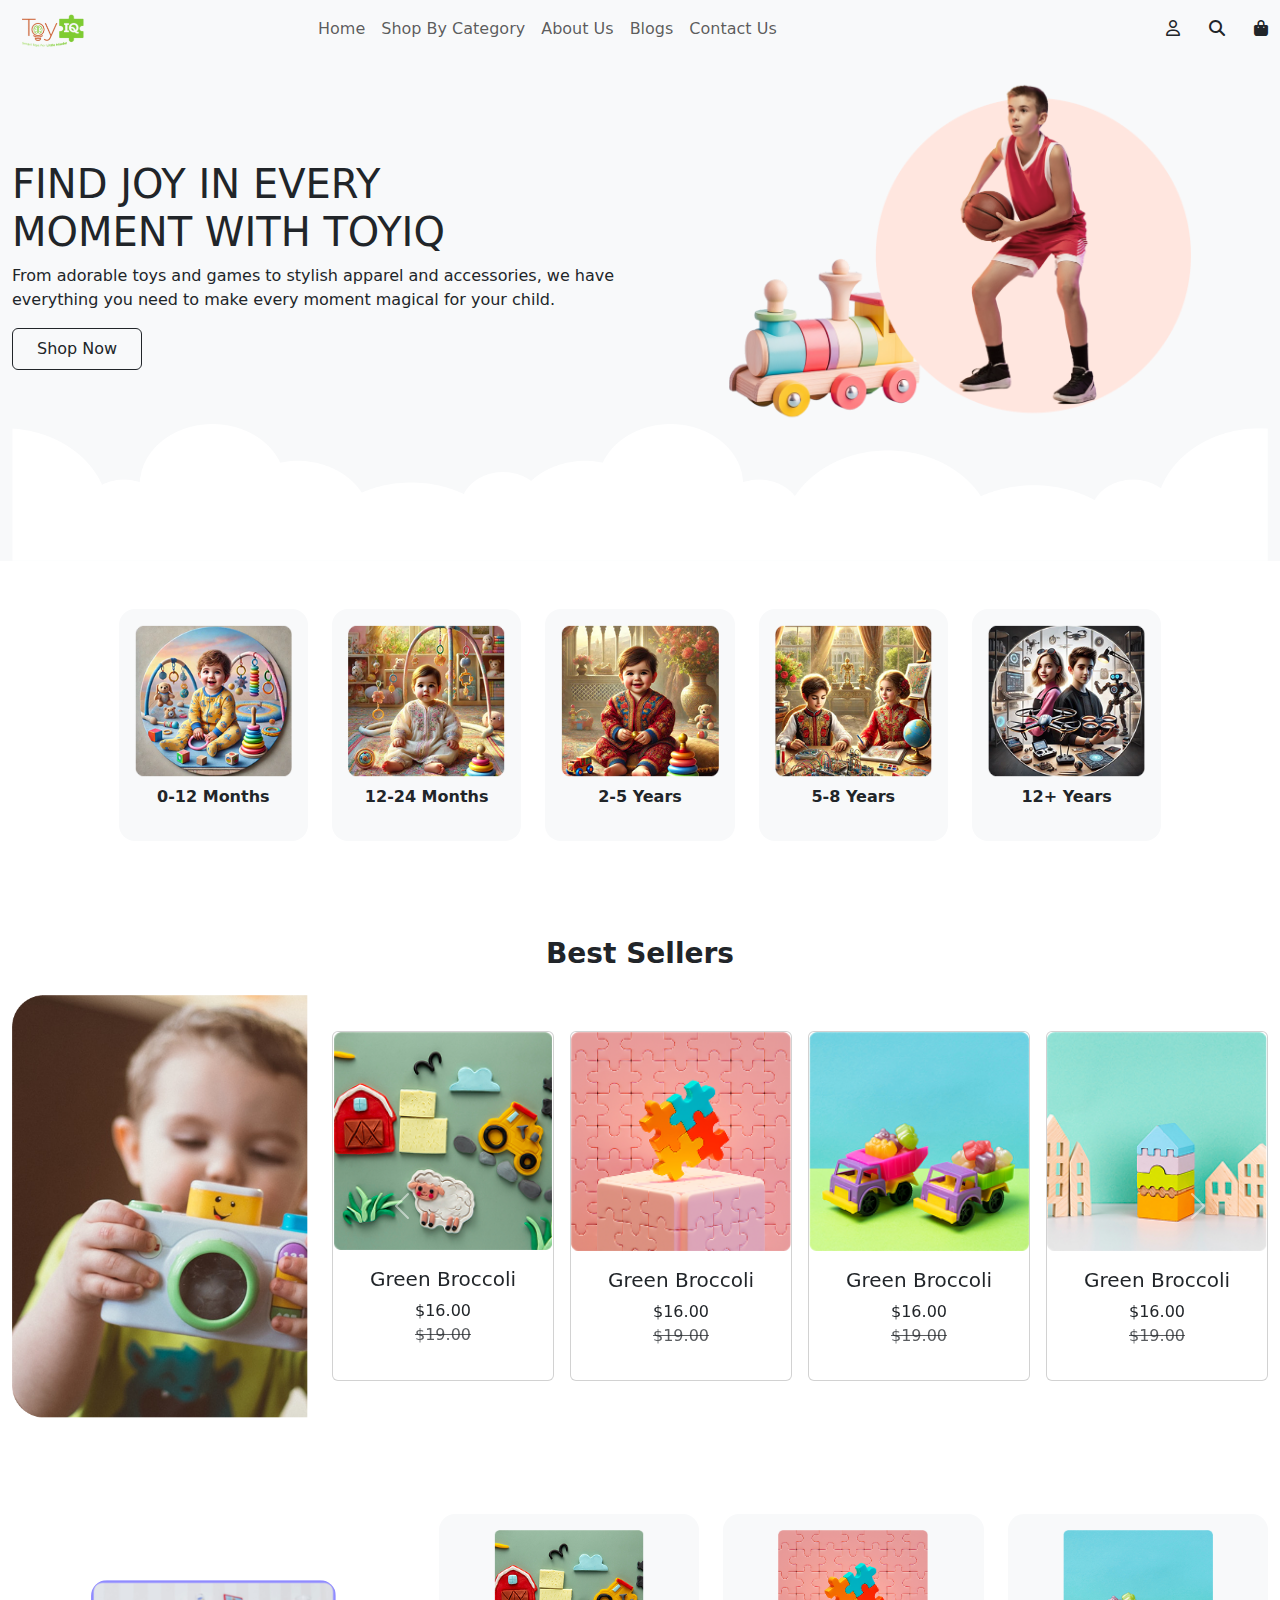
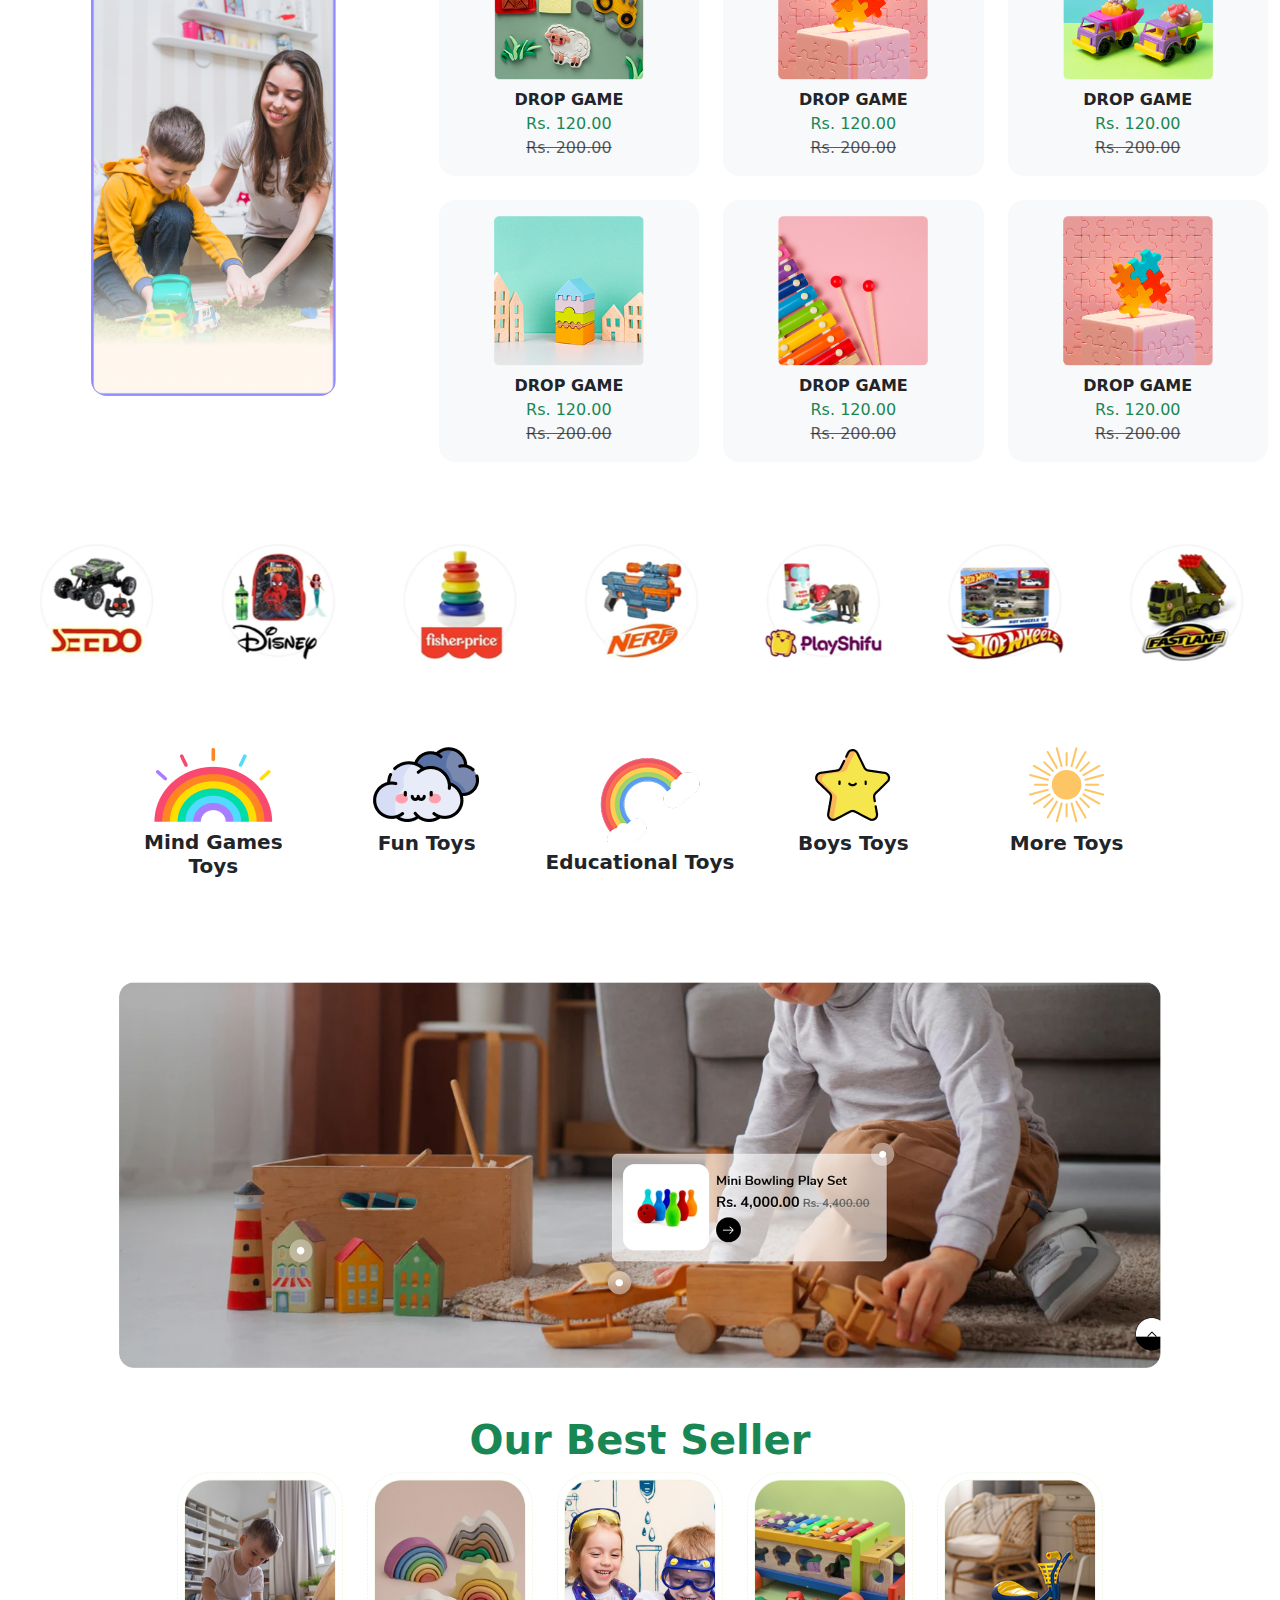
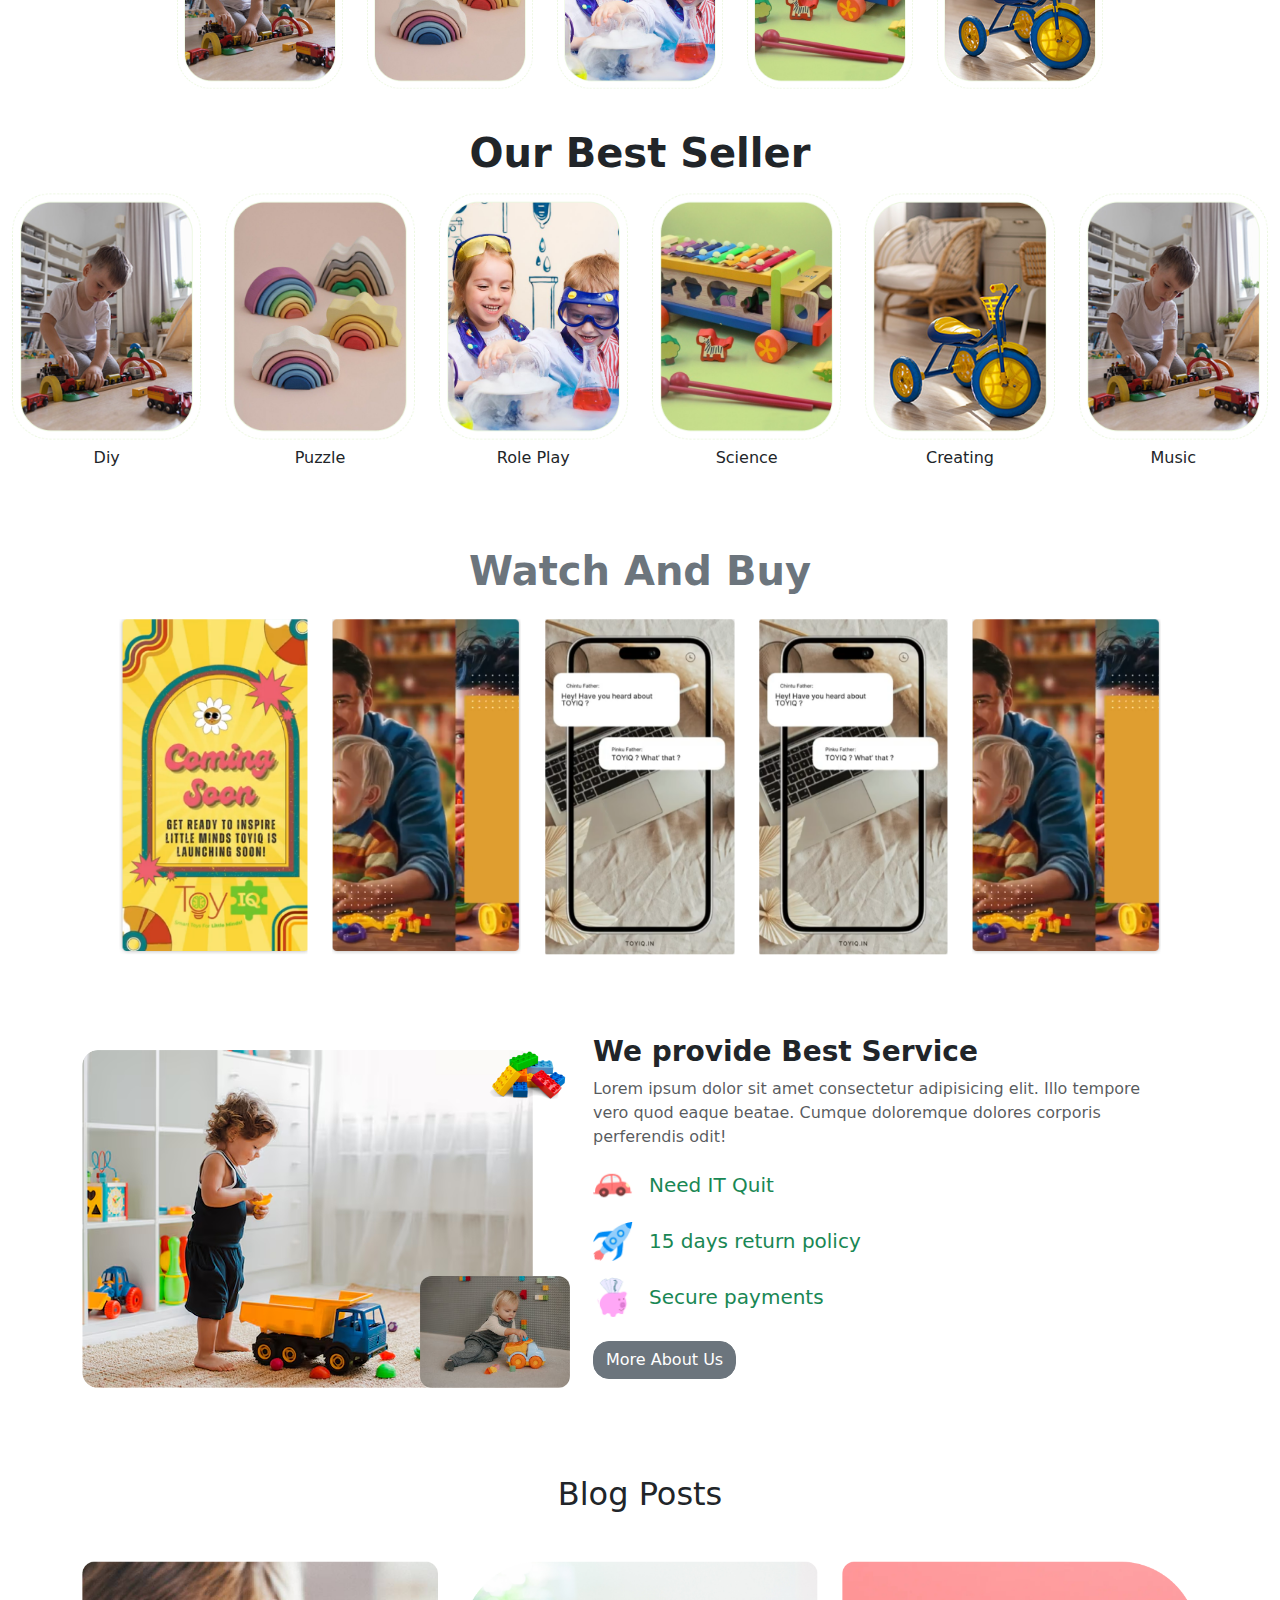
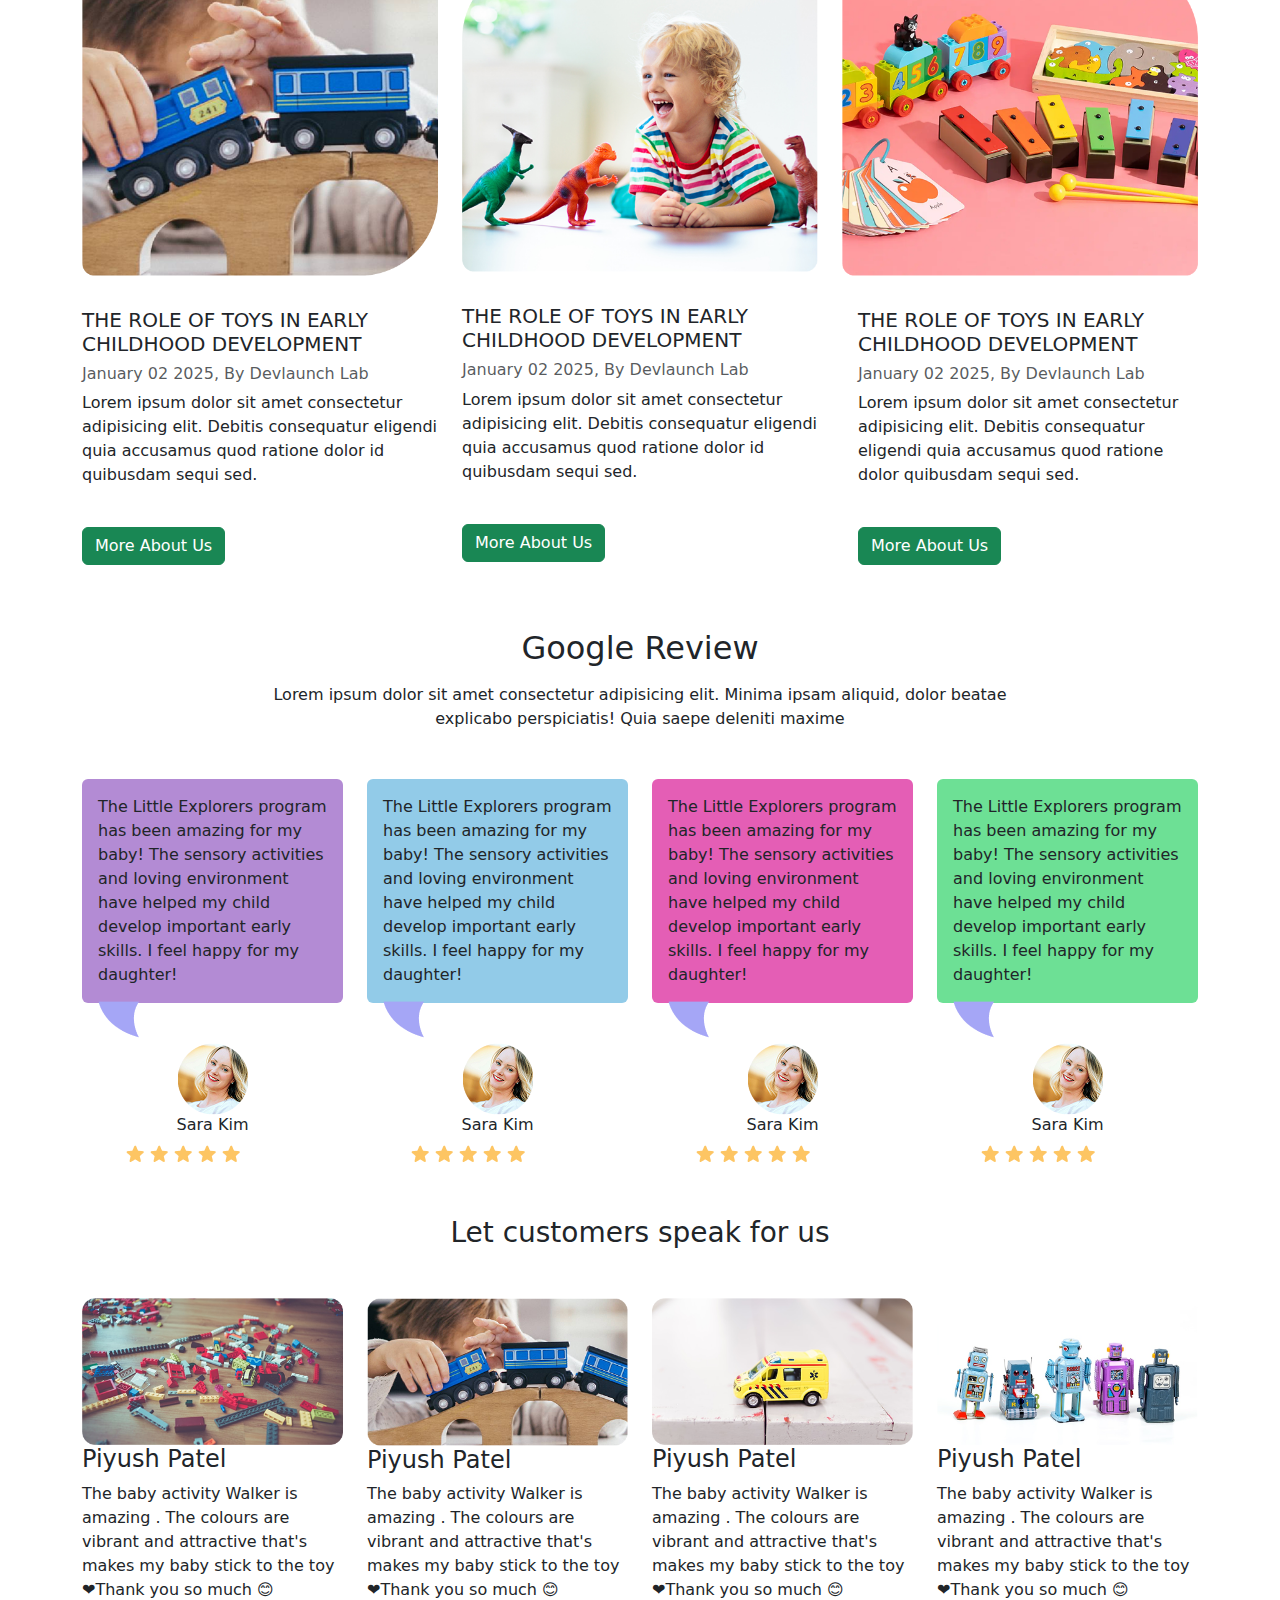
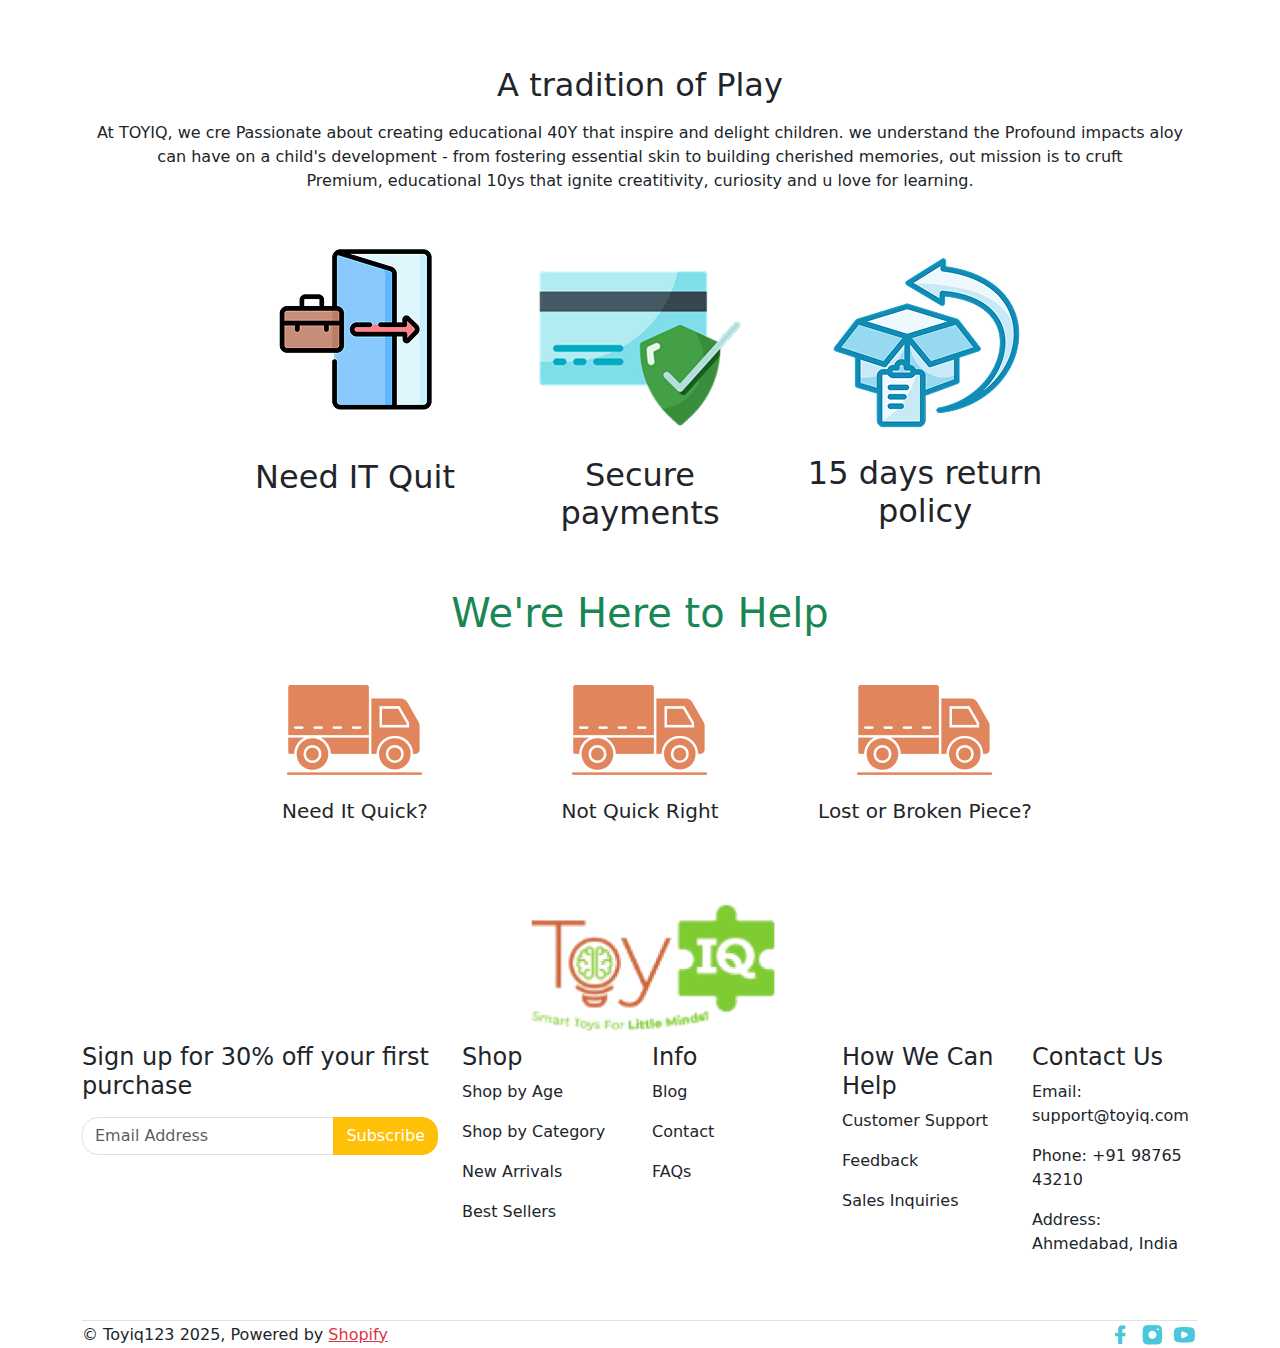
<file: index.html>
<!DOCTYPE html>
<html lang="en">

<head>
  <meta charset="UTF-8">
  <meta name="viewport" content="width=device-width, initial-scale=1.0">
  <title>ToyIQ</title>
  <link href="https://cdn.jsdelivr.net/npm/bootstrap@5.3.3/dist/css/bootstrap.min.css" rel="stylesheet">
  <script src="https://cdn.jsdelivr.net/npm/bootstrap@5.3.3/dist/js/bootstrap.bundle.min.js"></script>
  <link rel="stylesheet" href="https://cdnjs.cloudflare.com/ajax/libs/font-awesome/6.7.2/css/all.min.css">
  <link rel="stylesheet" href="/index.css">
  <style>

  </style>
</head>

<body>
  <section>
    <nav class="navbar navbar-expand-lg bg-light">
      <div class="container-fluid">
        <div>
          <img src="/img/toyiqlogo.png" alt="ToyIQ Logo" class="h-25 w-25">
        </div>

        <button class="navbar-toggler" type="button" data-bs-toggle="collapse" data-bs-target="#navbarSupportedContent"
          aria-controls="navbarSupportedContent" aria-expanded="false" aria-label="Toggle navigation">
          <span class="navbar-toggler-icon"></span>
        </button>

        <div class="collapse navbar-collapse" id="navbarSupportedContent">
          <ul class="navbar-nav me-auto ">
            <li class="nav-item">
              <a class="nav-link " aria-current="page" href="#">Home</a>
            </li>

            <li class="nav-item">
              <a class="nav-link" href="/shopbycategroy.html">Shop By Category</a>
            </li>

            <li class="nav-item">
              <a class="nav-link" href="/about.html">About Us</a>
            </li>

            <li class="nav-item">
              <a class="nav-link" href="/blog.html">Blogs</a>
            </li>

            <li class="nav-item">
              <a class="nav-link">Contact Us</a>
            </li>
          </ul>
          <div class="gap-5">
            <i class="fa-regular fa-user"></i>
            <i class="fa-solid fa-magnifying-glass ms-4"></i>
            <i class="fa-solid fa-bag-shopping ms-4"></i>
          </div>
        </div>
      </div>
    </nav>
  </section>

  <section>
    <div class="container-fluid bg-light">
      <div class="row align-items-center">
        <div class="col-md-6 text-center text-md-start mt-5 ">
          <h1>
            FIND JOY IN EVERY <br> MOMENT WITH <span>TOYIQ</span>
          </h1>
          <p>
            From adorable toys and games to stylish apparel and accessories,
            we have everything you need to make every moment magical for your child.
          </p>
          <button type="button" class="btn btn-outline-dark px-4 py-2">Shop Now</button>
        </div>

        <div class="col-md-6 text-center">
          <img src="/img/home1 2mix.png" alt="Boy Playing" class="img-fluid w-75">
        </div>
      </div>

      <div class="row">
        <div class="col-12 ">
          <img src="/img/home3.png" alt="Decorative Background" class="img-fluid w-100">
        </div>
      </div>
    </div>
  </section>


  <section>
    <div class="container-fluid py-5">
      <div class="row justify-content-center g-4">

        <div class="col-12 col-sm-6 col-md-4 col-lg-2">
          <div class="age-card bg-light rounded-4 text-center p-3 h-100">
            <img src="/img/home4.png" alt="0-12 Months" class="img-fluid mb-2" style="max-height: 200px;">
            <p class="fw-bold">0-12 Months</p>
          </div>
        </div>

        <div class="col-12 col-sm-6 col-md-4 col-lg-2">
          <div class="age-card bg-light rounded-4 text-center p-3 h-100">
            <img src="/img/home5.png" alt="12-24 Months" class="img-fluid mb-2" style="max-height: 200px;">
            <p class="fw-bold">12-24 Months</p>
          </div>
        </div>

        <div class="col-12 col-sm-6 col-md-4 col-lg-2">
          <div class="age-card bg-light rounded-4 text-center p-3 h-100">
            <img src="/img/home6.png" alt="2-5 Years" class="img-fluid mb-2" style="max-height: 200px;">
            <p class="fw-bold">2-5 Years</p>
          </div>
        </div>

        <div class="col-12 col-sm-6 col-md-4 col-lg-2">
          <div class="age-card bg-light rounded-4 text-center p-3 h-100">
            <img src="/img/home7.png" alt="5-8 Years" class="img-fluid mb-2" style="max-height: 200px;">
            <p class="fw-bold">5-8 Years</p>
          </div>
        </div>

        <div class="col-12 col-sm-6 col-md-4 col-lg-2">
          <div class="age-card bg-light rounded-4 text-center p-3 h-100">
            <img src="/img/home9.png" alt="12+ Years" class="img-fluid mb-2" style="max-height: 200px;">
            <p class="fw-bold">12+ Years</p>
          </div>
        </div>

      </div>
    </div>
  </section>


  <section class="py-5">
    <div class="container-fluid">
      <h3 class="text-center fw-bold mb-4">Best Sellers</h3>
      <div class="row align-items-center">

        <div class="col-12 col-md-3 text-center mb-4 mb-md-0">
          <img src="/img/home11.png" alt="Kid with Toy Camera" class="img-fluid" style="max-height: 500px;">
        </div>

        <div class="col-12 col-md-9">
          <div id="carouselMulti" class="carousel slide" data-bs-ride="carousel">
            <div class="carousel-inner">


              <div class="carousel-item active">
                <div class="row g-3">
                  <div class="col">
                    <div class="card h-100 text-center">
                      <img src="/img/home13.png" class="card-img-top" alt="Product">
                      <div class="card-body">
                        <h5 class="card-title">Green Broccoli</h5>
                        <p>$16.00 <br><span class="text-decoration-line-through text-muted">$19.00</span></p>
                      </div>
                    </div>
                  </div>
                  <div class="col d-none d-md-block">
                    <div class="card h-100 text-center">
                      <img src="/img/home14.png" class="card-img-top" alt="Product">
                      <div class="card-body">
                        <h5 class="card-title">Green Broccoli</h5>
                        <p>$16.00 <br><span class="text-decoration-line-through text-muted">$19.00</span></p>
                      </div>
                    </div>
                  </div>
                  <div class="col d-none d-md-block">
                    <div class="card h-100 text-center">
                      <img src="/img/home15.png" class="card-img-top" alt="Product">
                      <div class="card-body">
                        <h5 class="card-title">Green Broccoli</h5>
                        <p>$16.00 <br><span class="text-decoration-line-through text-muted">$19.00</span></p>
                      </div>
                    </div>
                  </div>
                  <div class="col d-none d-md-block">
                    <div class="card h-100 text-center">
                      <img src="/img/home16.png" class="card-img-top" alt="Product">
                      <div class="card-body">
                        <h5 class="card-title">Green Broccoli</h5>
                        <p>$16.00 <br><span class="text-decoration-line-through text-muted">$19.00</span></p>
                      </div>
                    </div>
                  </div>
                </div>
              </div>


              <div class="carousel-item">
                <div class="row g-3">
                  <div class="col">
                    <div class="card h-100 text-center">
                      <img src="/img/home17.png" class="card-img-top" alt="Product">
                      <div class="card-body">
                        <h5 class="card-title">Green Broccoli</h5>
                        <p>$16.00 <br><span class="text-decoration-line-through text-muted">$19.00</span></p>
                      </div>
                    </div>
                  </div>
                  <div class="col d-none d-md-block">
                    <div class="card h-100 text-center">
                      <img src="/img/home16.png" class="card-img-top" alt="Product">
                      <div class="card-body">
                        <h5 class="card-title">Green Broccoli</h5>
                        <p>$16.00 <br><span class="text-decoration-line-through text-muted">$19.00</span></p>
                      </div>
                    </div>
                  </div>
                  <div class="col d-none d-md-block">
                    <div class="card h-100 text-center">
                      <img src="/img/home15.png" class="card-img-top" alt="Product">
                      <div class="card-body">
                        <h5 class="card-title">Green Broccoli</h5>
                        <p>$16.00 <br><span class="text-decoration-line-through text-muted">$19.00</span></p>
                      </div>
                    </div>
                  </div>
                  <div class="col d-none d-md-block">
                    <div class="card h-100 text-center">
                      <img src="/img/home14.png" class="card-img-top" alt="Product">
                      <div class="card-body">
                        <h5 class="card-title">Green Broccoli</h5>
                        <p>$16.00 <br><span class="text-decoration-line-through text-muted">$19.00</span></p>
                      </div>
                    </div>
                  </div>
                </div>
              </div>

            </div>
            <button class="carousel-control-prev" type="button" data-bs-target="#carouselMulti" data-bs-slide="prev">
              <span class="carousel-control-prev-icon"></span>
              <span class="visually-hidden">Previous</span>
            </button>
            <button class="carousel-control-next" type="button" data-bs-target="#carouselMulti" data-bs-slide="next">
              <span class="carousel-control-next-icon"></span>
              <span class="visually-hidden">Next</span>
            </button>
          </div>
        </div>

      </div>
    </div>
  </section>



  <section class="py-5">
  <div class="container-fluid">
    <div class="row align-items-center">

      <div class="col-12 col-lg-4 mb-4  text-center">
        <img src="/img/home18.png" alt="Educational Toys" class="img-fluid rounded-4 mt-4" style="max-width: 245px;">
      </div>

      <div class="col-12 col-lg-8">
        <div class="row g-4">

          <div class="col-12 col-sm-6 col-md-4">
            <div class="bg-light p-3 rounded-4 text-center h-100">
              <img src="/img/home13.png" alt="Drop Game" class="img-fluid mb-2" style="max-height: 150px;">
              <div class="fw-bold">DROP GAME</div>
              <div class="text-success">Rs. 120.00</div>
              <div class="text-muted text-decoration-line-through">Rs. 200.00</div>
            </div>
          </div>

          <div class="col-12 col-sm-6 col-md-4">
            <div class="bg-light p-3 rounded-4 text-center h-100">
              <img src="/img/home14.png" alt="Drop Game" class="img-fluid mb-2" style="max-height: 150px;">
              <div class="fw-bold">DROP GAME</div>
              <div class="text-success">Rs. 120.00</div>
              <div class="text-muted text-decoration-line-through">Rs. 200.00</div>
            </div>
          </div>

          
          <div class="col-12 col-sm-6 col-md-4">
            <div class="bg-light p-3 rounded-4 text-center h-100">
              <img src="/img/home15.png" alt="Drop Game" class="img-fluid mb-2" style="max-height: 150px;">
              <div class="fw-bold">DROP GAME</div>
              <div class="text-success">Rs. 120.00</div>
              <div class="text-muted text-decoration-line-through">Rs. 200.00</div>
            </div>
          </div>

          <div class="col-12 col-sm-6 col-md-4">
            <div class="bg-light p-3 rounded-4 text-center h-100">
              <img src="/img/home16.png" alt="Drop Game" class="img-fluid mb-2" style="max-height: 150px;">
              <div class="fw-bold">DROP GAME</div>
              <div class="text-success">Rs. 120.00</div>
              <div class="text-muted text-decoration-line-through">Rs. 200.00</div>
            </div>
          </div>

          
          <div class="col-12 col-sm-6 col-md-4">
            <div class="bg-light p-3 rounded-4 text-center h-100">
              <img src="/img/home17.png" alt="Drop Game" class="img-fluid mb-2" style="max-height: 150px;">
              <div class="fw-bold">DROP GAME</div>
              <div class="text-success">Rs. 120.00</div>
              <div class="text-muted text-decoration-line-through">Rs. 200.00</div>
            </div>
          </div>

        
          <div class="col-12 col-sm-6 col-md-4">
            <div class="bg-light p-3 rounded-4 text-center h-100">
              <img src="/img/home14.png" alt="Drop Game" class="img-fluid mb-2" style="max-height: 150px;">
              <div class="fw-bold">DROP GAME</div>
              <div class="text-success">Rs. 120.00</div>
              <div class="text-muted text-decoration-line-through">Rs. 200.00</div>
            </div>
          </div>

        </div>
      </div>

    </div>
  </div>
</section>


  <section class="py-3">
    <div class="container-fluid">
      <div class="row">
        <div class="col-12 text-center p-0">
          <img src="/img/home19.png" alt="Banner" class="img-fluid w-100">
        </div>
      </div>
    </div>
  </section>


  <section class="py-5">
    <div class="container-fluid">
      <div class="row text-center g-4 justify-content-center">


        <div class="col-6 col-md-2">
          <img src="/img/home20.png" class="img-fluid mb-2" alt="Mind Games Toys">
          <h5 class="fw-bold">Mind Games Toys</h5>
        </div>

        <div class="col-6 col-md-2">
          <img src="/img/home22.png" class="img-fluid mb-2" alt="Fun Toys">
          <h5 class="fw-bold">Fun Toys</h5>
        </div>


        <div class="col-6 col-md-2">
          <img src="/img/home23.png" class="img-fluid mb-2" alt="Educational Toys">
          <h5 class="fw-bold">Educational Toys</h5>
        </div>

        <div class="col-6 col-md-2">
          <img src="/img/home24.png" class="img-fluid mb-2" alt="Boys Toys">
          <h5 class="fw-bold">Boys Toys</h5>
        </div>

        <div class="col-6 col-md-2">
          <img src="/img/home25.png" class="img-fluid mb-2" alt="More Toys">
          <h5 class="fw-bold">More Toys</h5>
        </div>

      </div>
    </div>
  </section>

  <section class="py-5">
    <div class="container-fluid">
      <div class="row justify-content-center">
        <div class="col-12 col-md-10 text-center">
          <img src="/img/home26.png" alt="Promotional" class="img-fluid rounded">
        </div>
      </div>
    </div>
  </section>


  <section>
    <div class="best-seller-main container">
      <h1 class="fw-bold text-success text-center best-title">Our Best Seller</h1>
      <div class="justify-content-center text-white">
        <div class="row text-center justify-content-center">

          <div class="col-12 col-sm-6 col-md-4 col-lg-2 mb-3">
            <img src="/img/home28.png" alt="Icon 1" class="img-fluid">
          </div>

          <div class="col-12 col-sm-6 col-md-4 col-lg-2 mb-3">
            <img src="/img/home29.png" alt="Icon 2" class="img-fluid">
          </div>

          <div class="col-12 col-sm-6 col-md-4 col-lg-2 mb-3">
            <img src="/img/home30.png" alt="Icon 3" class="img-fluid">
          </div>

          <div class="col-12 col-sm-6 col-md-4 col-lg-2 mb-3">
            <img src="/img/home31.png" alt="Icon 4" class="img-fluid">
          </div>

          <div class="col-12 col-sm-6 col-md-4 col-lg-2 mb-3">
            <img src="/img/home32.png" alt="Icon 5" class="img-fluid">
          </div>

        </div>
      </div>
    </div>
  </section>


  <!-- <section class="overflow-hidden best-seller-content">
    <div class="container-fluid mb-5">
      <div class="row">
        <div class="col-12">
          <img src="/img/Section.png" class="img-fluid w-100 d-block" alt="Section Image">
        </div>
      </div>
    </div>
  </section> -->


  <section>
    <div class="container-fluid b1-seller">
      <h1 class="text-center text-dark fw-bold mt-4">Our Best Seller</h1>
      <div class="row justify-content-center text-center mt-3">

        <div class="col-12 col-sm-6 col-md-4 col-lg-2 mb-4">
          <img src="/img/home28.png" alt="Icon 1" class="img-fluid">
          <h6 class="mt-2">Diy</h6>
        </div>

        <div class="col-12 col-sm-6 col-md-4 col-lg-2 mb-4">
          <img src="/img/home29.png" alt="Icon 2" class="img-fluid">
          <h6 class="mt-2">Puzzle</h6>
        </div>

        <div class="col-12 col-sm-6 col-md-4 col-lg-2 mb-4">
          <img src="/img/home30.png" alt="Icon 3" class="img-fluid">
          <h6 class="mt-2">Role Play</h6>
        </div>

        <div class="col-12 col-sm-6 col-md-4 col-lg-2 mb-4">
          <img src="/img/home31.png" alt="Icon 4" class="img-fluid">
          <h6 class="mt-2">Science</h6>
        </div>

        <div class="col-12 col-sm-6 col-md-4 col-lg-2 mb-4">
          <img src="/img/home32.png" alt="Icon 5" class="img-fluid">
          <h6 class="mt-2">Creating</h6>
        </div>

        <div class="col-12 col-sm-6 col-md-4 col-lg-2 mb-4">
          <img src="/img/home28.png" alt="Icon 6" class="img-fluid">
          <h6 class="mt-2">Music</h6>
        </div>

      </div>
    </div>
  </section>


  <section>
    <div class="container-fluid pt-5 b2-seller">
      <h1 class="text-center text-secondary fw-bold mb-4">Watch And Buy</h1>
      <div class="row justify-content-center text-center">

        <div class="col-12 col-sm-6 col-md-4 col-lg-2 mb-4">
          <img src="/img/home38.png" alt="Icon 1" class="img-fluid">
        </div>

        <div class="col-12 col-sm-6 col-md-4 col-lg-2 mb-4">
          <img src="/img/home39.png" alt="Icon 2" class="img-fluid">
        </div>

        <div class="col-12 col-sm-6 col-md-4 col-lg-2 mb-4">
          <img src="/img/home40.png" alt="Icon 3" class="img-fluid">
        </div>

        <div class="col-12 col-sm-6 col-md-4 col-lg-2 mb-4">
          <img src="/img/home40.png" alt="Icon 4" class="img-fluid">
        </div>

        <div class="col-12 col-sm-6 col-md-4 col-lg-2 mb-4">
          <img src="/img/home39.png" alt="Icon 5" class="img-fluid">
        </div>

      </div>
    </div>
  </section>

  <section>
    <div class="container pt-2">
      <div class="row align-items-center">


        <div class="col-12 col-md-5 mb-4">
          <div class="position-relative mt-4 mt-md-5">


            <img src="/img/home86.png" alt="Main Image" class="img-fluid w-100 rounded-4">


            <img src="/img/home103.png" alt="Overlay Image" class="position-absolute img-fluid images-provide"
              style="top: 0; left: 90%; width: 80px; max-width: 100px;">


            <img src="/img/home104.png" alt="Overlay Bottom Image" class="position-absolute img-fluid images-provide"
              style="bottom: 0; left: 75%; width: 150px; max-width: 200px; border-radius: 12px;">
          </div>
        </div>


        <div class="col-12 col-md-7 text-center text-md-start p-3 p-md-5">
          <h3 class="fw-bold">We provide Best Service</h3>
          <p class="text-muted">
            Lorem ipsum dolor sit amet consectetur adipisicing elit. Illo tempore vero quod eaque beatae.
            Cumque doloremque dolores corporis perferendis odit!
          </p>


          <div class="d-flex align-items-center justify-content-center justify-content-md-start mt-3">
            <img src="/img/home43.png" alt="" style="width: 40px;">
            <h5 class="mb-0 px-3 text-success">Need IT Quit</h5>
          </div>


          <div class="d-flex align-items-center justify-content-center justify-content-md-start mt-3">
            <img src="/img/home44.png" alt="" style="width: 40px;">
            <h5 class="mb-0 px-3 text-success">15 days return policy</h5>
          </div>

          <div class="d-flex align-items-center justify-content-center justify-content-md-start mt-3">
            <img src="/img/home45.png" alt="" style="width: 40px;">
            <h5 class="mb-0 px-3 text-success">Secure payments</h5>
          </div>

          <button type="button" class="btn btn-secondary mt-4 rounded-4">More About Us</button>
        </div>

      </div>
    </div>
  </section>


  <section>
    <div class="container py-5">
      <h2 class="text-center mb-5">Blog Posts</h2>
      <div class="row g-4">


        <div class="col-md-6 col-lg-4">
          <div class="card h-100 border-0">
            <img src="/img/home46.png" class="card-img-top w-100" alt="Blog 1">
            <div class="card-body px-0">
              <h5 class="card-title mt-3">THE ROLE OF TOYS IN EARLY CHILDHOOD DEVELOPMENT</h5>
              <h6 class="text-muted">January 02 2025, By Devlaunch Lab</h6>
              <p class="card-text">Lorem ipsum dolor sit amet consectetur adipisicing elit. Debitis consequatur eligendi
                quia accusamus quod ratione dolor id quibusdam sequi sed.</p>

              <button type="button" class="btn btn-success mt-4">More About Us</button>
            </div>
          </div>
        </div>


        <div class="col-md-6 col-lg-4">
          <div class="card h-100 border-0">
            <img src="/img/home47.png" class="card-img-top w-100" alt="Blog 2">
            <div class="card-body px-0">
              <h5 class="card-title mt-3">THE ROLE OF TOYS IN EARLY CHILDHOOD DEVELOPMENT</h5>
              <h6 class="text-muted">January 02 2025, By Devlaunch Lab</h6>
              <p class="card-text">Lorem ipsum dolor sit amet consectetur adipisicing elit. Debitis consequatur eligendi
                quia accusamus quod ratione dolor id quibusdam sequi sed.</p>

              <button type="button" class="btn btn-success mt-4 ">More About Us</button>
            </div>
          </div>
        </div>


        <div class="col-md-6 col-lg-4">
          <div class="card h-100 border-0">
            <img src="/img/home48.png" class="card-img-top w-100" alt="Blog 3">
            <div class="card-body">
              <h5 class="card-title mt-3">THE ROLE OF TOYS IN EARLY CHILDHOOD DEVELOPMENT</h5>
              <h6 class="text-muted">January 02 2025, By Devlaunch Lab</h6>
              <p class="card-text">Lorem ipsum dolor sit amet consectetur adipisicing elit. Debitis consequatur eligendi
                quia accusamus quod ratione dolor quibusdam sequi sed.</p>

              <button type="button" class="btn btn-success mt-4">More About Us</button>
            </div>
          </div>
        </div>

      </div>
    </div>
  </section>

  <section>
    <div class="container">
      <h2 class="text-center mb-3">Google Review</h2>
      <p class="text-center mb-5">
        Lorem ipsum dolor sit amet consectetur adipisicing elit. Minima ipsam aliquid, dolor beatae <br>
        explicabo perspiciatis! Quia saepe deleniti maxime
      </p>
      <div class="row">
        <div class="col-sm-6 col-md-4 col-lg-3">
          <p class=" google-content p-3 rounded ">
            The Little Explorers program has been
            amazing for my baby! The sensory
            activities and loving environment have
            helped my child develop important early
            skills. I feel happy for my daughter!
          </p>
          <img src="/img/home53.png" alt="" class="px-3 google-img">
          <div class=" text-center gap-2">
            <img src="/img/home58.png">
            <h6>Sara Kim</h6>
            <img src="/img/homestar.png">
          </div>
        </div>

        <div class="col-sm-6 col-md-4 col-lg-3">
          <p class="google-content1 p-3 rounded">
            The Little Explorers program has been
            amazing for my baby! The sensory
            activities and loving environment have
            helped my child develop important early
            skills. I feel happy for my daughter!
          </p>
          <img src="/img/home53.png" alt="" class="px-3 google-img">
          <div class=" text-center gap-2">
            <img src="/img/home58.png">
            <h6>Sara Kim</h6>
            <img src="/img/homestar.png">
          </div>
        </div>

        <div class="col-sm-6 col-md-4 col-lg-3">
          <p class="google-content2 p-3 rounded ">
            The Little Explorers program has been
            amazing for my baby! The sensory
            activities and loving environment have
            helped my child develop important early
            skills. I feel happy for my daughter!
          </p>
          <img src="/img/home53.png" alt="" class="px-3 google-img">
          <div class=" text-center gap-2">
            <img src="/img/home58.png">
            <h6>Sara Kim</h6>
            <img src="/img/homestar.png">
          </div>

        </div>

        <div class="col-sm-6 col-md-4 col-lg-3">
          <p class="google-content3 p-3 rounded ">
            The Little Explorers program has been
            amazing for my baby! The sensory
            activities and loving environment have
            helped my child develop important early
            skills. I feel happy for my daughter!
          </p>
          <img src="/img/home53.png" alt="" class="px-3 google-img">
          <div class=" text-center gap-2">
            <img src="/img/home58.png">
            <h6>Sara Kim</h6>
            <img src="/img/homestar.png">
          </div>
        </div>

      </div>
    </div>
  </section>

  <section>
    <div class="container mt-5">
      <h3 class="text-center">Let customers speak for us</h3>
      <div class="row mt-5 let-img">
        <div class="col-sm-6 col-md-4 col-lg-3 ">
          <img src="/img/home60.png" class="w-100 ">
          <h4>Piyush Patel</h4>
          <p class="w-100">The baby activity Walker is amazing . The colours are vibrant and attractive that's makes my
            baby stick to
            the toy❤Thank you so much 😊</p>
        </div>

        <div class="col-sm-6 col-md-4 col-lg-3 ">
          <img src="/img/home61.png" class="w-100 ">
          <h4>Piyush Patel</h4>
          <p class="w-100">The baby activity Walker is amazing . The colours are vibrant and attractive that's makes my
            baby stick to
            the toy❤Thank you so much 😊</p>
        </div>

        <div class="col-sm-6 col-md-4 col-lg-3 ">
          <img src="/img/home62.png" class="w-100">
          <h4>Piyush Patel </h4>
          <p class="w-100">The baby activity Walker is amazing . The colours are vibrant and attractive that's makes my
            baby stick to
            the toy❤Thank you so much 😊</p>
        </div>

        <div class="col-sm-6 col-md-4 col-lg-3 ">
          <img src="/img/home63.png" class="w-100">
          <h4>Piyush Patel</h4>
          <p class="w-100">The baby activity Walker is amazing . The colours are vibrant and attractive that's makes my
            baby stick to
            the toy❤Thank you so much 😊</p>
        </div>
      </div>
    </div>
  </section>

  <section>
    <div class="container mt-5">
      <h2 class="text-center mb-3">A tradition of Play</h2>
      <p class="text-center mb-5">
        At TOYIQ, we cre Passionate about creating educational 40Y that inspire and delight children. we understand the
        Profound impacts aloy <br> can have on a child's development - from fostering essential skin to building
        cherished
        memories, out mission is to cruft<br> Premium, educational 10ys that ignite creatitivity, curiosity and u love
        for
        learning.
      </p>
      <div class="row justify-content-center text-center">
        <div class="col-sm-6 col-md-4 col-lg-3 mt-2">
          <img src="/img/home64.png">
          <h2 class="mt-5">Need IT Quit</h2>
        </div>

        <div class="col-sm-6 col-md-4 col-lg-3 ">
          <img src="/img/home65.png">
          <h2>Secure payments</h2>
        </div>

        <div class="col-sm-6 col-md-4 col-lg-3 ">
          <img src="/img/home66.png">
          <h2 class="mt-2">15 days return policy</h2>
        </div>
      </div>
    </div>
  </section>

  <section>
    <div class="container mt-5">
      <h1 class="text-center text-success mb-3">We're Here to Help</h1>
      <div class="row justify-content-center text-center mt-5">
        <div class="col-sm-6 col-md-4 col-lg-3 ">
          <img src="/img/home67.png">
          <h5 class="mt-4">Need It Quick?</h5>
        </div>

        <div class="col-sm-6 col-md-4 col-lg-3 ">
          <img src="/img/home67.png">
          <h5 class="mt-4">Not Quick Right</h5>
        </div>

        <div class="col-sm-6 col-md-4 col-lg-3 ">
          <img src="/img/home67.png">
          <h5 class="mt-4">Lost or Broken Piece?</h5>
        </div>
      </div>
    </div>
  </section>

  <section>
    <div class="container-fluid mt-5">
      <div class="row justify-content-center text-center">
        <img src="/img/toyiqlogo.png" class="w-25">
      </div>
    </div>
  </section>

  <footer>
    <div class="container">
      <div class="row">
        <div class="col-sm-6 col-md-6 col-lg-4">
          <h4>Sign up for 30% off your first<br>purchase</h4>
          <div class="input-group mt-3">
            <input type="email" class="form-control rounded-start-4" placeholder="Email Address"
              aria-label="Email Address">
            <button class="btn btn-warning text-white rounded-end-4">Subscribe</button>
          </div>
        </div>

        <div class="col-sm-6 col-md-6 col-lg-2">
          <h4>Shop</h4>
          <p>Shop by Age</p>
          <p>Shop by Category</p>
          <p>New Arrivals</p>
          <p>Best Sellers</p>
        </div>

        <div class="col-sm-6 col-md-6 col-lg-2">
          <h4>Info</h4>
          <p>Blog</p>
          <p>Contact</p>
          <p>FAQs</p>
        </div>

        <div class="col-sm-6 col-md-6 col-lg-2">
          <h4>How We Can Help</h4>
          <p>Customer Support</p>
          <p>Feedback</p>
          <p>Sales Inquiries</p>
        </div>

        <div class="col-sm-6 col-md-6 col-lg-2">
          <h4>Contact Us</h4>
          <p>Email: support@toyiq.com</p>
          <p>Phone: +91 98765 43210</p>
          <p>Address: Ahmedabad, India</p>
        </div>
      </div>

      <div class="d-flex justify-content-between align-items-center mt-5 border-top">
        <p class="mb-2 mb-md-0">© Toyiq123 2025, Powered by <span class="text-danger"><u>Shopify</u></span></p>
        <div>
          <img src="/img/home68.png" alt="icon1">
          <img src="/img/home69.png" alt="icon2">
          <img src="/img/home70.png" alt="icon3">
        </div>
      </div>
    </div>
  </footer>

</body>

</html>
</file>
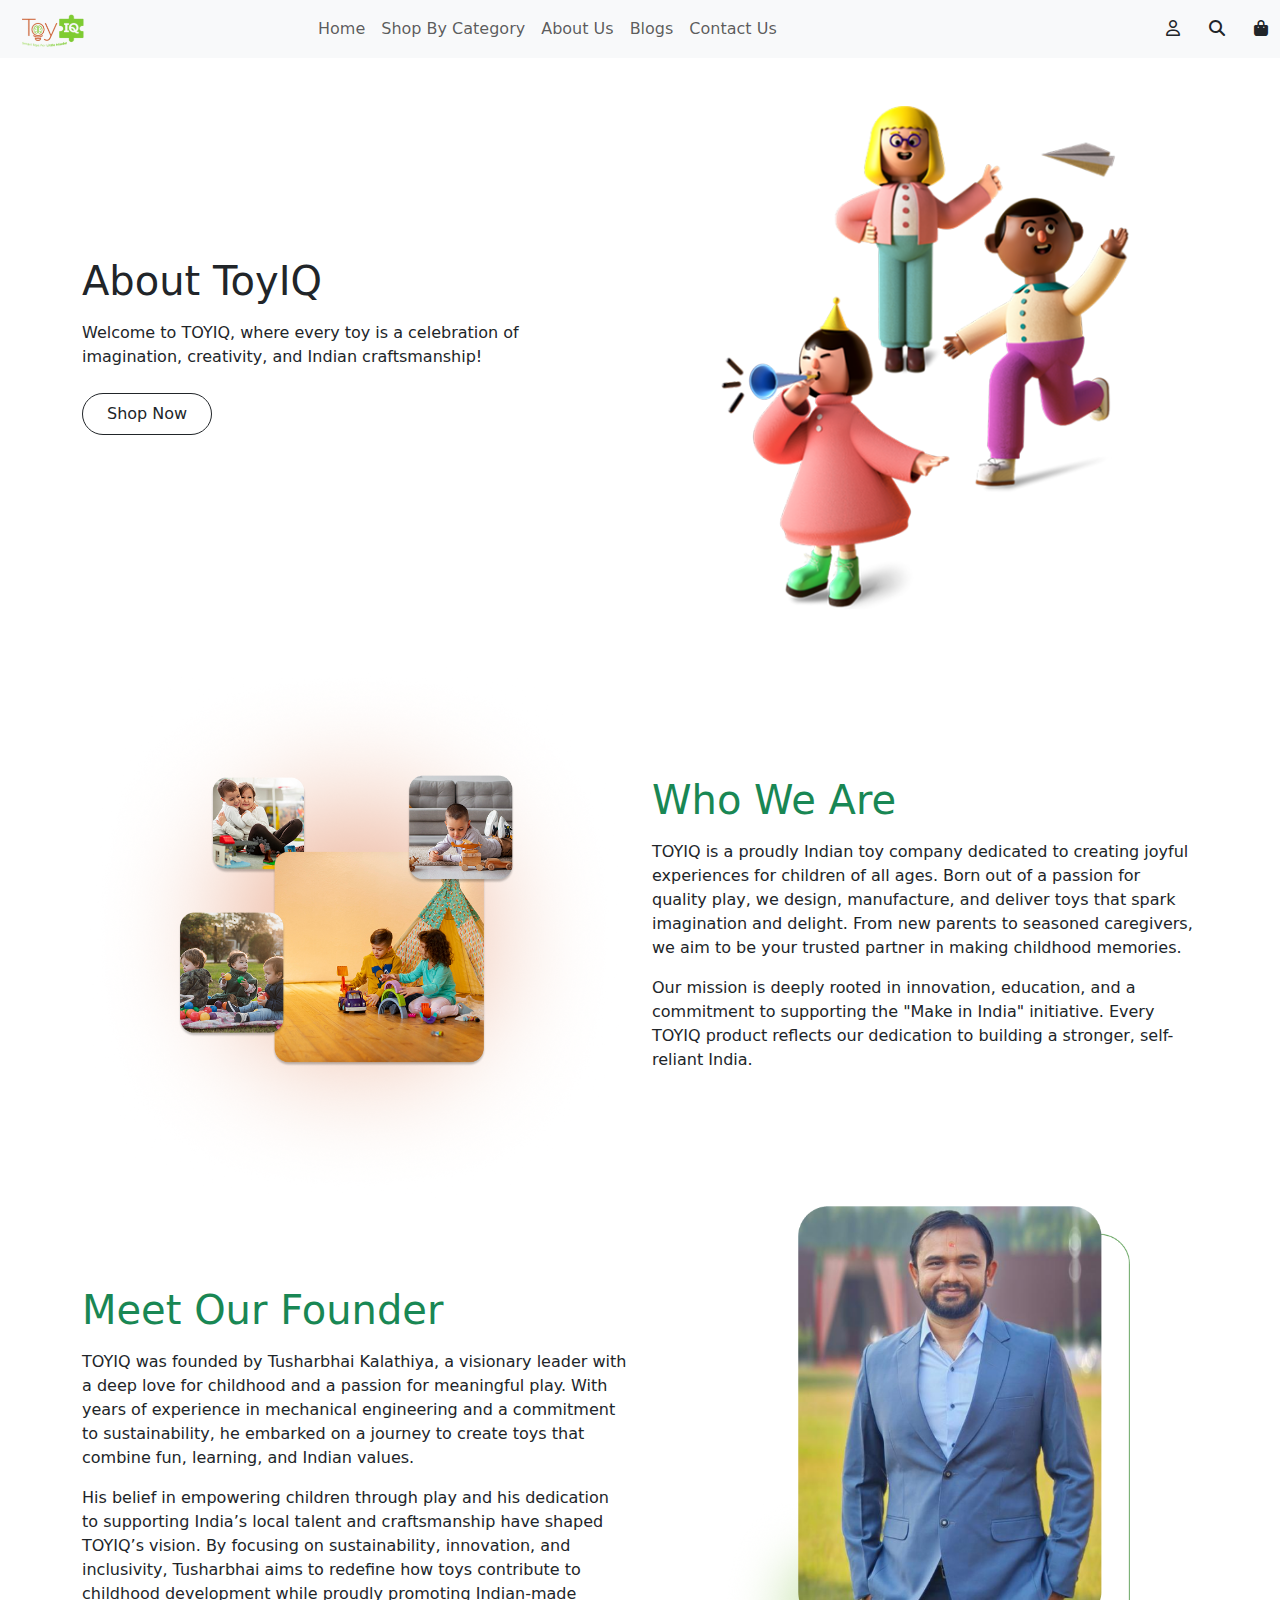
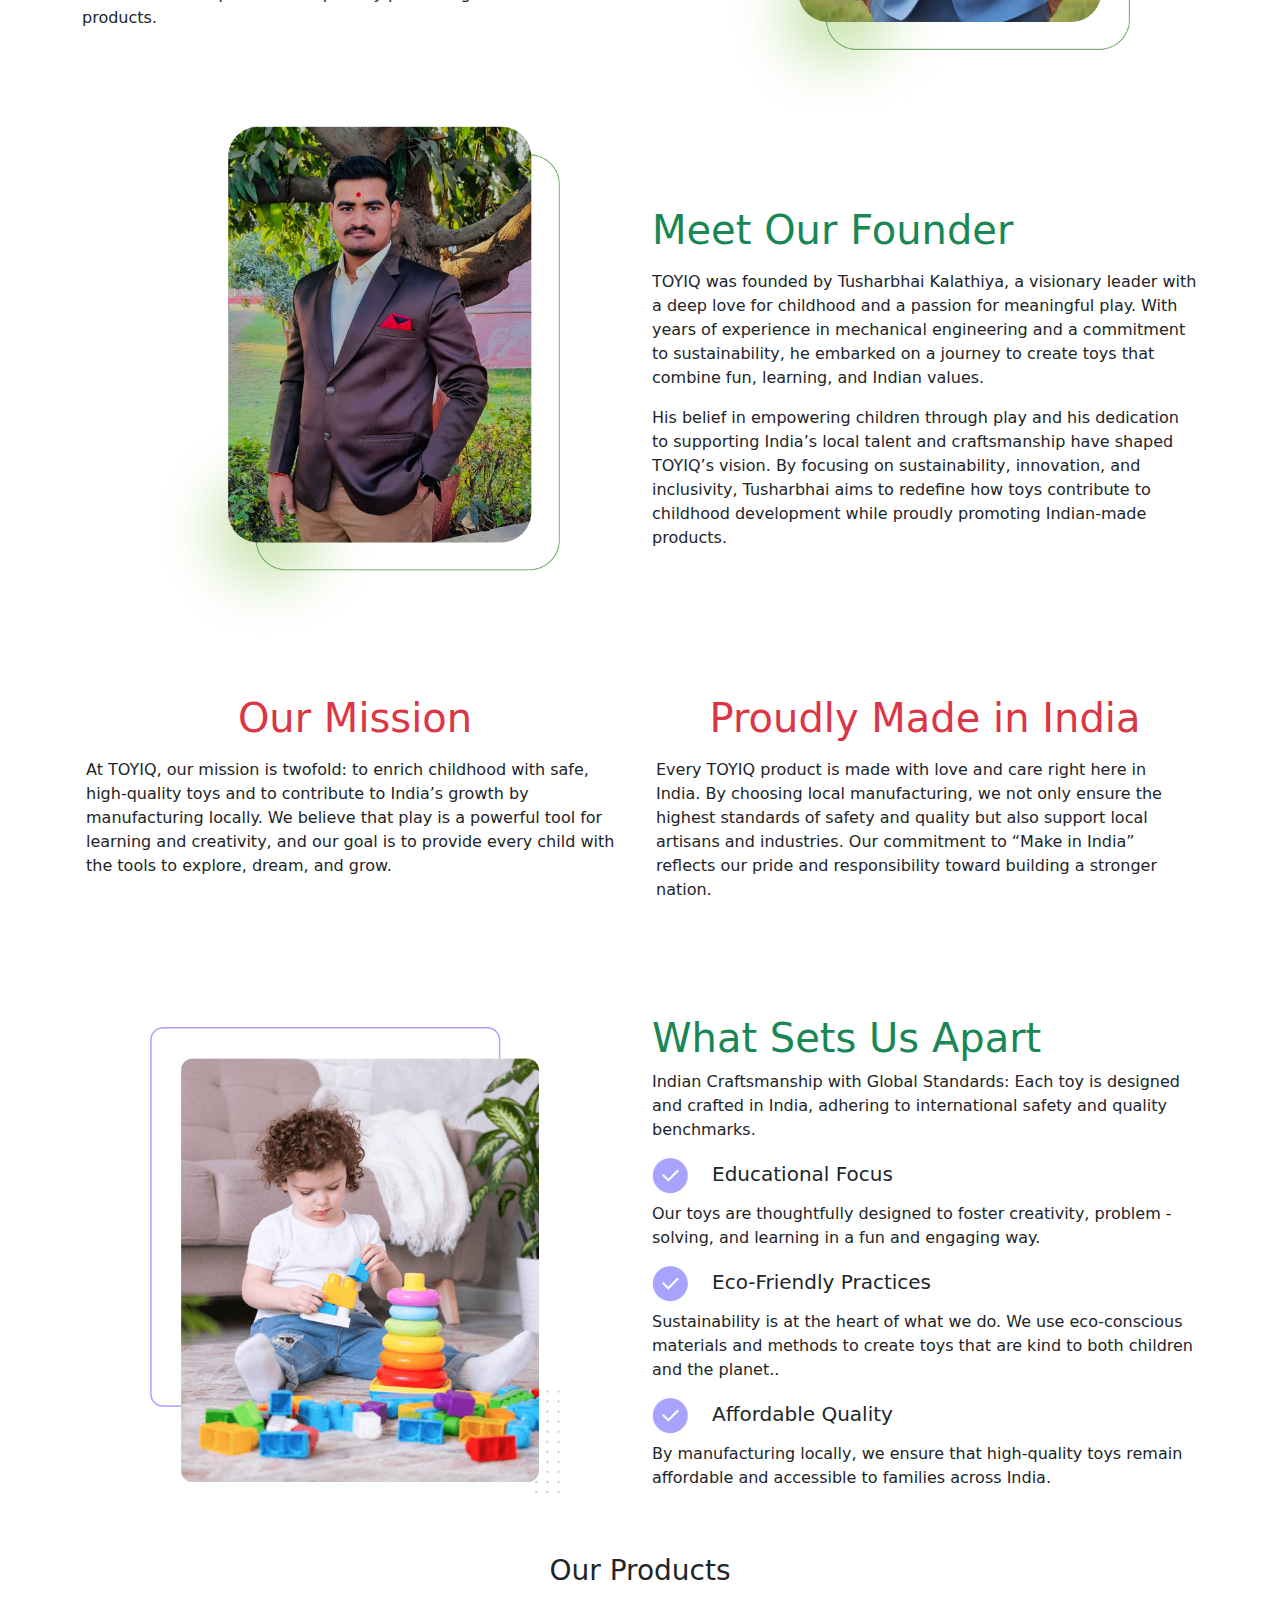
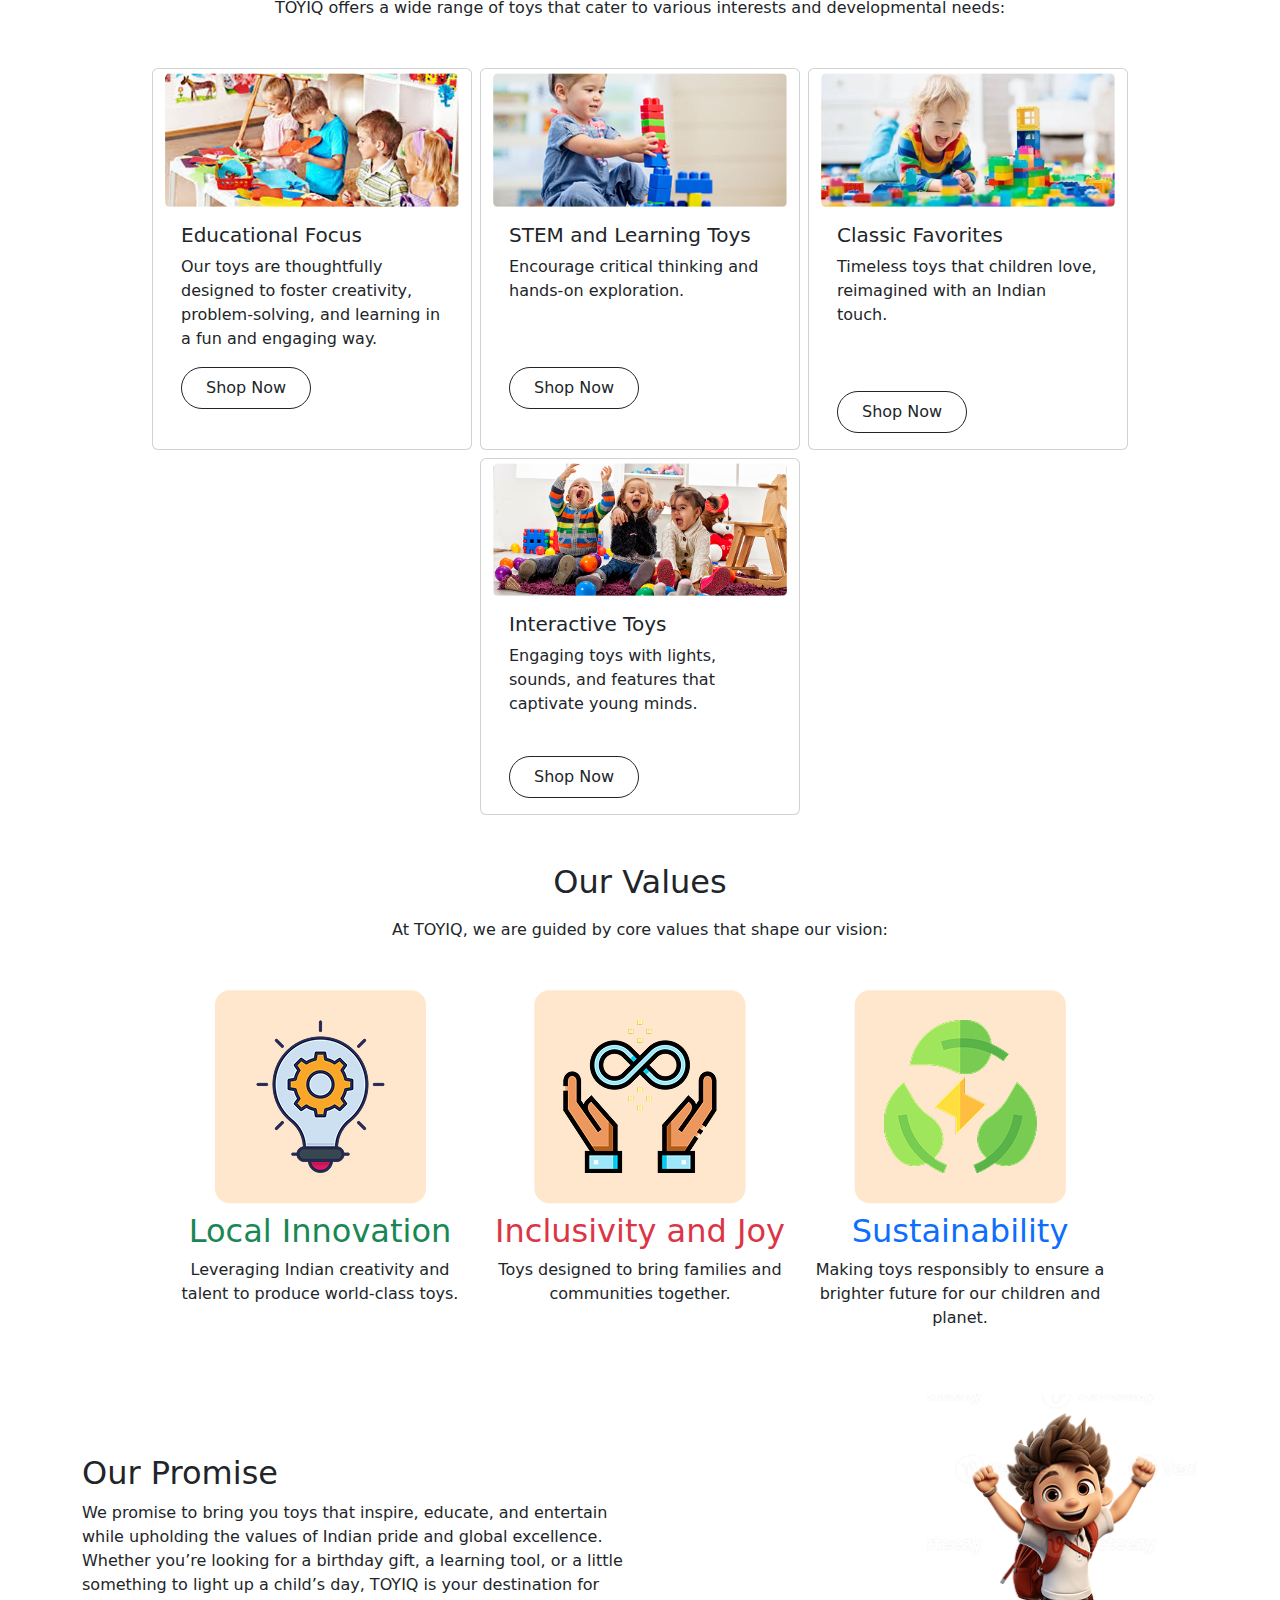
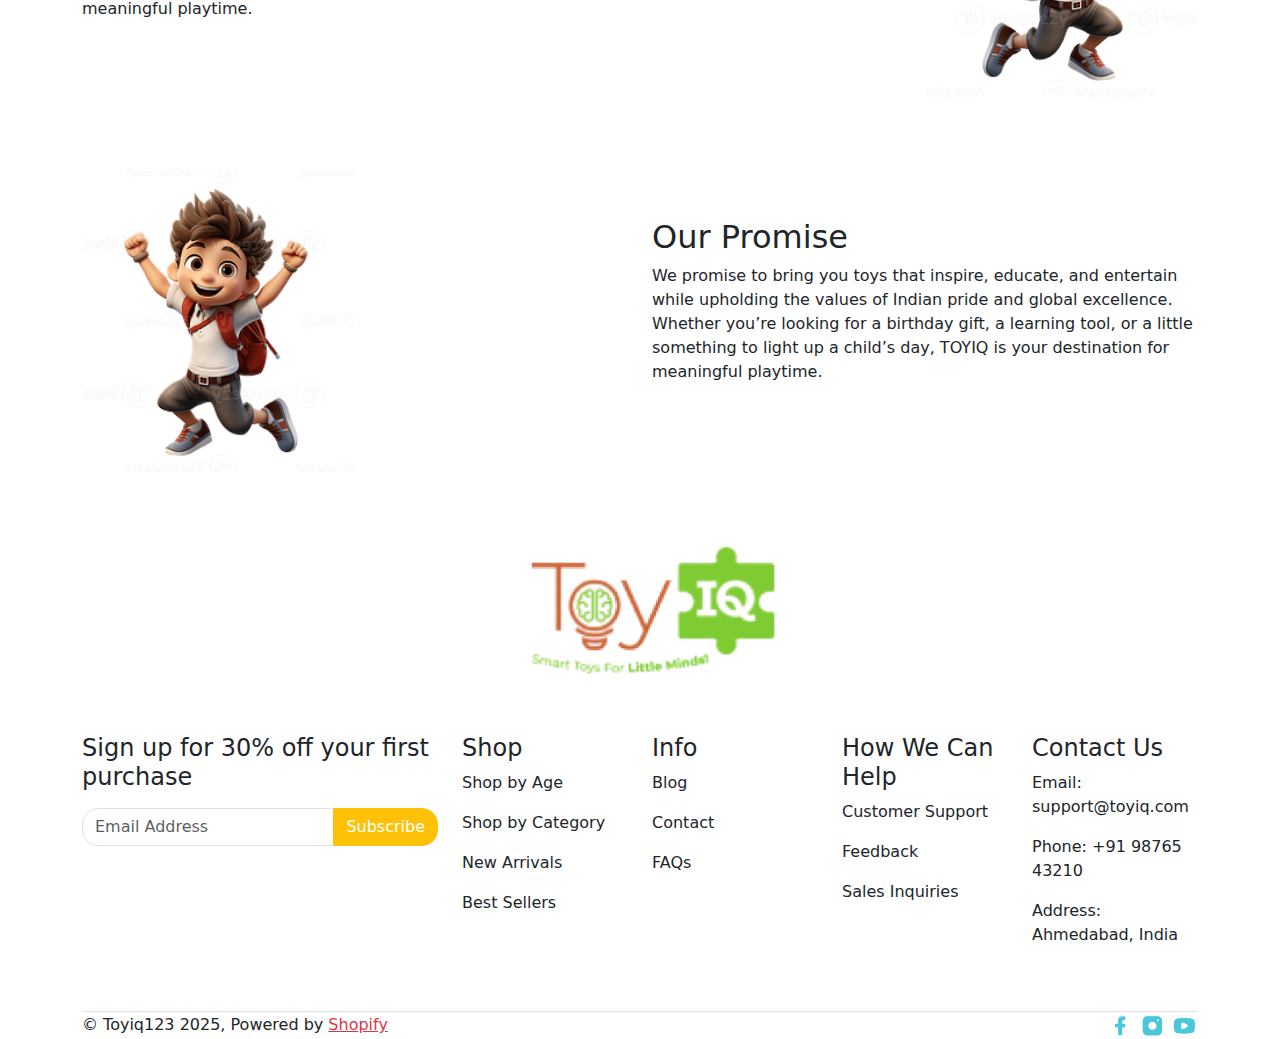
<file: about.html>
<!DOCTYPE html>
<html lang="en">

<head>
    <meta charset="UTF-8">
    <meta name="viewport" content="width=device-width, initial-scale=1.0">
    <title>About us</title>
    <link href="https://cdn.jsdelivr.net/npm/bootstrap@5.3.3/dist/css/bootstrap.min.css" rel="stylesheet">
    <script src="https://cdn.jsdelivr.net/npm/bootstrap@5.3.3/dist/js/bootstrap.bundle.min.js"></script>
    <link rel="stylesheet" href="https://cdnjs.cloudflare.com/ajax/libs/font-awesome/6.7.2/css/all.min.css">
    <link rel="stylesheet" href="/index.css">
</head>

<body>
    <section>
        <nav class="navbar navbar-expand-lg bg-light">
            <div class="container-fluid">
                <div>
                    <img src="/img/toyiqlogo.png" alt="ToyIQ Logo" class="h-25 w-25">
                </div>

                <button class="navbar-toggler" type="button" data-bs-toggle="collapse"
                    data-bs-target="#navbarSupportedContent" aria-controls="navbarSupportedContent"
                    aria-expanded="false" aria-label="Toggle navigation">
                    <span class="navbar-toggler-icon"></span>
                </button>

                <div class="collapse navbar-collapse" id="navbarSupportedContent">
                    <ul class="navbar-nav me-auto ">
                        <li class="nav-item">
                            <a class="nav-link " aria-current="page" href="/index.html">Home</a>
                        </li>

                        <li class="nav-item">
                            <a class="nav-link" href="/shopbycategroy.html">Shop By Category</a>
                        </li>

                        <li class="nav-item">
                            <a class="nav-link" href="/about.html">About Us</a>
                        </li>

                        <li class="nav-item">
                            <a class="nav-link" href="/blog.html">Blogs</a>
                        </li>

                        <li class="nav-item">
                            <a class="nav-link">Contact Us</a>
                        </li>
                    </ul>
                    <div class="gap-5">
                        <i class="fa-regular fa-user"></i>
                        <i class="fa-solid fa-magnifying-glass ms-4"></i>
                        <i class="fa-solid fa-bag-shopping ms-4"></i>
                    </div>
                </div>
            </div>
        </nav>
    </section>

    <section class="py-5">
        <div class="container">
            <div class="row align-items-center">
                <div class="col-12 col-md-6 text-center text-md-start mb-4">
                    <h1 class="mb-3">About ToyIQ</h1>
                    <p class="mb-4">
                        Welcome to TOYIQ, where every toy is a celebration of <br>
                        imagination, creativity, and Indian craftsmanship!
                    </p>
                    <button type="button" class="btn btn-outline-dark px-4 py-2 rounded-5">Shop Now</button>
                </div>

                <div class="col-12 col-md-6">
                    <div class="w-75 mx-auto">
                        <img src="/img/home71.png" alt="Boy Playing" class="img-fluid">
                    </div>
                </div>

            </div>
        </div>
    </section>


    <section>
        <div class="container">
            <div class="row align-items-center">

                <div class="col-12 col-md-6  text-center">
                    <img src="/img/home72.png" alt="Boy Playing" class="img-fluid w-100">
                </div>


                <div class="col-12 col-md-6 text-center text-md-start">
                    <h1 class="text-success mb-3">Who We Are</h1>
                    <p>
                        TOYIQ is a proudly Indian toy company dedicated to creating joyful experiences for children of
                        all ages. Born out of a passion for quality play, we design, manufacture, and deliver toys that
                        spark imagination and delight. From new parents to seasoned caregivers, we aim to be your
                        trusted partner in making childhood memories.
                    </p>
                    <p>
                        Our mission is deeply rooted in innovation, education, and a commitment to supporting the "Make
                        in India" initiative. Every TOYIQ product reflects our dedication to building a stronger,
                        self-reliant India.
                    </p>
                </div>

            </div>
        </div>
    </section>


    <section>
        <div class="container">
            <div class="row align-items-center">
                <div class="col-12 col-md-6 text-center text-md-start">
                    <h1 class="text-success mb-3">Meet Our Founder</h1>
                    <p>
                        TOYIQ was founded by Tusharbhai Kalathiya, a visionary leader with a deep love for childhood and
                        a passion for meaningful play. With years of experience in mechanical engineering and a
                        commitment to sustainability, he embarked on a journey to create toys that combine fun,
                        learning, and Indian values.

                    </p>
                    <p>
                        His belief in empowering children through play and his dedication to supporting India’s local
                        talent and craftsmanship have shaped TOYIQ’s vision. By focusing on sustainability, innovation,
                        and inclusivity, Tusharbhai aims to redefine how toys contribute to childhood development while
                        proudly promoting Indian-made products.

                    </p>
                </div>


                


                <div class="col-12 col-md-6  text-center">
                    <img src="/img/home73.png" alt="Boy Playing" class="img-fluid w-75">
                </div>
            </div>
        </div>


        <div class="container">
            <div class="row align-items-center text-center">
                <div class="col-12 col-md-6">
                    <img src="/img/home74.png" alt="Boy Playing" class="img-fluid w-75">
                </div>
                <div class="col-12 col-md-6 text-center text-md-start">
                    <h1 class="text-success mb-3">Meet Our Founder</h1>
                    <p>
                        TOYIQ was founded by Tusharbhai Kalathiya, a visionary leader with a deep love for childhood and
                        a passion for meaningful play. With years of experience in mechanical engineering and a
                        commitment to sustainability, he embarked on a journey to create toys that combine fun,
                        learning, and Indian values.

                    </p>
                    <p>
                        His belief in empowering children through play and his dedication to supporting India’s local
                        talent and craftsmanship have shaped TOYIQ’s vision. By focusing on sustainability, innovation,
                        and inclusivity, Tusharbhai aims to redefine how toys contribute to childhood development while
                        proudly promoting Indian-made products.

                    </p>
                </div>
            </div>
        </div>
    </section>

    <section class="py-5">
        <div class="container">
            <div class="row align-items-start">


                <div class="col-12 col-md-6 mb-4 mb-md-0 text-center text-md-start px-3">
                    <h1 class="text-danger mb-3 text-center">Our Mission</h1>
                    <p>
                        At TOYIQ, our mission is twofold: to enrich childhood with safe, high-quality
                        toys and to
                        contribute to India’s growth by manufacturing locally.
                        We believe that play is a powerful tool for learning and creativity, and our goal is to provide
                        every child
                        with the tools to explore, dream, and grow.
                    </p>
                </div>


                <div class="col-12 col-md-6 text-center text-md-start px-3">
                    <h1 class="text-danger mb-3 text-center">Proudly Made in India</h1>
                    <p>
                        Every TOYIQ product is made with love and care right here in India. By choosing local
                        manufacturing, we not
                        only ensure the highest standards of safety and quality but also support local artisans and
                        industries.
                        Our commitment to “Make in India” reflects our pride and responsibility toward building a
                        stronger nation.
                    </p>
                </div>

            </div>
        </div>
    </section>


    <section>
        <div class="container mt-5">
            <div class="row align-items-center">
                <div class="col-12 col-md-6 text-center ">
                    <img src="/img/home75.png" alt="Boy Playing" class="img-fluid w-75">
                </div>
                <div class="col-12 col-md-6 text-center text-md-start">
                    <h1 class="text-success">What Sets Us Apart</h1>
                    <p>
                        Indian Craftsmanship with Global Standards: Each toy is designed and crafted in India, adhering
                        to international safety and quality benchmarks.

                    </p>
                    <div class="d-flex gap-4 col-md-6 Apart-content">
                        <img src="/img/home76.png" alt="">
                        <h5 class="mt-1">Educational Focus</h5>
                    </div>
                    <div class="mt-2">
                        <p>Our toys are thoughtfully designed to foster creativity, problem -solving, and learning
                            in
                            a fun and engaging way.</p>
                    </div>

                    <div class="d-flex gap-4 Apart-content">
                        <img src="/img/home76.png" alt="">
                        <h5 class="mt-1">Eco-Friendly Practices</h5>
                    </div>
                    <div class="mt-2">
                        <p>Sustainability is at the heart of what we do. We use eco-conscious materials and methods
                            to
                            create toys that are kind to both children and the planet..</p>
                    </div>

                    <div class="d-flex gap-4 Apart-content">
                        <img src="/img/home76.png" alt="">
                        <h5 class="mt-1">Affordable Quality</h5>
                    </div>
                    <div class="mt-2">
                        <p>By manufacturing locally, we ensure that high-quality toys remain affordable and accessible
                            to families across India.</p>
                    </div>
                </div>
            </div>
        </div>
    </section>

    <section>
        <div class="container mt-5">
            <h3 class="text-center">Our Products</h3>
            <p class="text-center">TOYIQ offers a wide range of toys that cater to various interests and developmental
                needs:</p>
            <div class="row mt-5 let-img gap-2 justify-content-center">
                <div class="card" style="width: 20rem;">
                    <img src="/img/home77.png" class="card-img-top mt-1" alt="...">
                    <div class="card-body">
                        <h5 class="card-title">Educational Focus</h5>
                        <p class="card-text">Our toys are thoughtfully designed to foster creativity, problem-solving,
                            and learning in a fun and engaging way.</p>
                        <button type="button" class="btn btn-outline-dark px-4 py-2 rounded-5">Shop Now</button>
                    </div>
                </div>

                <div class="card" style="width: 20rem;">
                    <img src="/img/home78.png" class="card-img-top mt-1" alt="...">
                    <div class="card-body">
                        <h5 class="card-title">STEM and Learning Toys</h5>
                        <p class="card-text">Encourage critical thinking and hands-on exploration.</p>
                        <button type="button" class="btn btn-outline-dark px-4 py-2 rounded-5 mt-5">Shop Now</button>
                    </div>
                </div>

                <div class="card" style="width: 20rem;">
                    <img src="/img/home79.png" class="card-img-top mt-1" alt="...">
                    <div class="card-body">
                        <h5 class="card-title">Classic Favorites</h5>
                        <p class="card-text">Timeless toys that children love, reimagined with an Indian touch.</p>
                        <button type="button" class="btn btn-outline-dark px-4 py-2 rounded-5  mt-5">Shop Now</button>
                    </div>
                </div>

                <div class="card" style="width: 20rem;">
                    <img src="/img/home80.png" class="card-img-top mt-1" alt="...">
                    <div class="card-body">
                        <h5 class="card-title">Interactive Toys</h5>
                        <p class="card-text">Engaging toys with lights, sounds, and features that captivate young minds.
                        </p>
                        <button type="button" class="btn btn-outline-dark px-4 py-2 rounded-5  mt-4">Shop Now</button>
                    </div>
                </div>
            </div>
        </div>
    </section>

    <section>
        <div class="container-fluid mt-5">
            <h2 class="text-center mb-3">Our Values</h2>
            <p class="text-center mb-5">
                At TOYIQ, we are guided by core values that shape our vision:
            </p>
            <div class="row justify-content-center text-center">
                <div class="col-sm-6 col-md-4 col-lg-3 ">
                    <img src="/img/home81.png">
                    <h2 class="mt-2 text-success">Local Innovation</h2>
                    <p>Leveraging Indian creativity and talent to produce world-class toys.</p>
                </div>

                <div class="col-sm-6 col-md-4 col-lg-3 ">
                    <img src="/img/home82.png">
                    <h2 class="mt-2 text-danger">Inclusivity and Joy</h2>
                    <p>Toys designed to bring families and communities together.</p>
                </div>

                <div class="col-sm-6 col-md-4 col-lg-3 ">
                    <img src="/img/home83.png">
                    <h2 class="mt-2 text-primary">Sustainability</h2>
                    <p> Making toys responsibly to ensure a brighter future for our children and planet.</p>
                </div>
            </div>
        </div>
    </section>

    <section>
        <div class="container mt-5 ">
            <div class="row align-items-center mb-5">
                <div class="col-12 col-md-6">
                    <h2>Our Promise</h2>
                    <p>
                        We promise to bring you toys that inspire, educate, and entertain while upholding the values of
                        Indian pride and global excellence. Whether you’re looking for a birthday gift, a learning tool,
                        or a little something to light up a child’s day, TOYIQ is your destination for meaningful
                        playtime.
                    </p>
                </div>
                <div class="col-12 col-md-6 text-center text-md-end">
                    <img src="/img/home85.png" alt="Our Promise Image" class="img-fluid w-50">
                </div>
            </div>

            <div class="row align-items-center">
                <div class="col-12 col-md-6 text-center text-md-start mt-4 ">
                    <img src="/img/home84.png" alt="Our Promise Image" class="img-fluid w-50">
                </div>
                <div class="col-12 col-md-6">
                    <h2>Our Promise</h2>
                    <p>
                        We promise to bring you toys that inspire, educate, and entertain while upholding the values of
                        Indian pride and global excellence. Whether you’re looking for a birthday gift, a learning tool,
                        or a little something to light up a child’s day, TOYIQ is your destination for meaningful
                        playtime.
                    </p>
                </div>
            </div>

        </div>
    </section>


    <section>
        <div class="container-fluid mt-5">
            <div class="row justify-content-center text-center">
                <img src="/img/toyiqlogo.png" class="w-25">
            </div>
        </div>
    </section>

    <footer>
        <div class="container mt-5">
            <div class="row">
                <div class="col-sm-6 col-md-6 col-lg-4">
                    <h4>Sign up for 30% off your first<br>purchase</h4>
                    <div class="input-group mt-3">
                        <input type="email" class="form-control rounded-start-4" placeholder="Email Address"
                            aria-label="Email Address">
                        <button class="btn btn-warning text-white rounded-end-4">Subscribe</button>
                    </div>
                </div>

                <div class="col-sm-6 col-md-6 col-lg-2">
                    <h4>Shop</h4>
                    <p>Shop by Age</p>
                    <p>Shop by Category</p>
                    <p>New Arrivals</p>
                    <p>Best Sellers</p>
                </div>

                <div class="col-sm-6 col-md-6 col-lg-2">
                    <h4>Info</h4>
                    <p>Blog</p>
                    <p>Contact</p>
                    <p>FAQs</p>
                </div>

                <div class="col-sm-6 col-md-6 col-lg-2">
                    <h4>How We Can Help</h4>
                    <p>Customer Support</p>
                    <p>Feedback</p>
                    <p>Sales Inquiries</p>
                </div>

                <div class="col-sm-6 col-md-6 col-lg-2">
                    <h4>Contact Us</h4>
                    <p>Email: support@toyiq.com</p>
                    <p>Phone: +91 98765 43210</p>
                    <p>Address: Ahmedabad, India</p>
                </div>
            </div>

            <div class=" footer-last d-flex justify-content-between align-items-center mt-5 border-top">
                <p class="mb-2 mb-md-0">© Toyiq123 2025, Powered by <span class="text-danger"><u>Shopify</u></span></p>
                <div>
                    <img src="/img/home68.png" alt="icon1">
                    <img src="/img/home69.png" alt="icon2">
                    <img src="/img/home70.png" alt="icon3">
                </div>
            </div>
        </div>
    </footer>


</body>

</html>
</file>
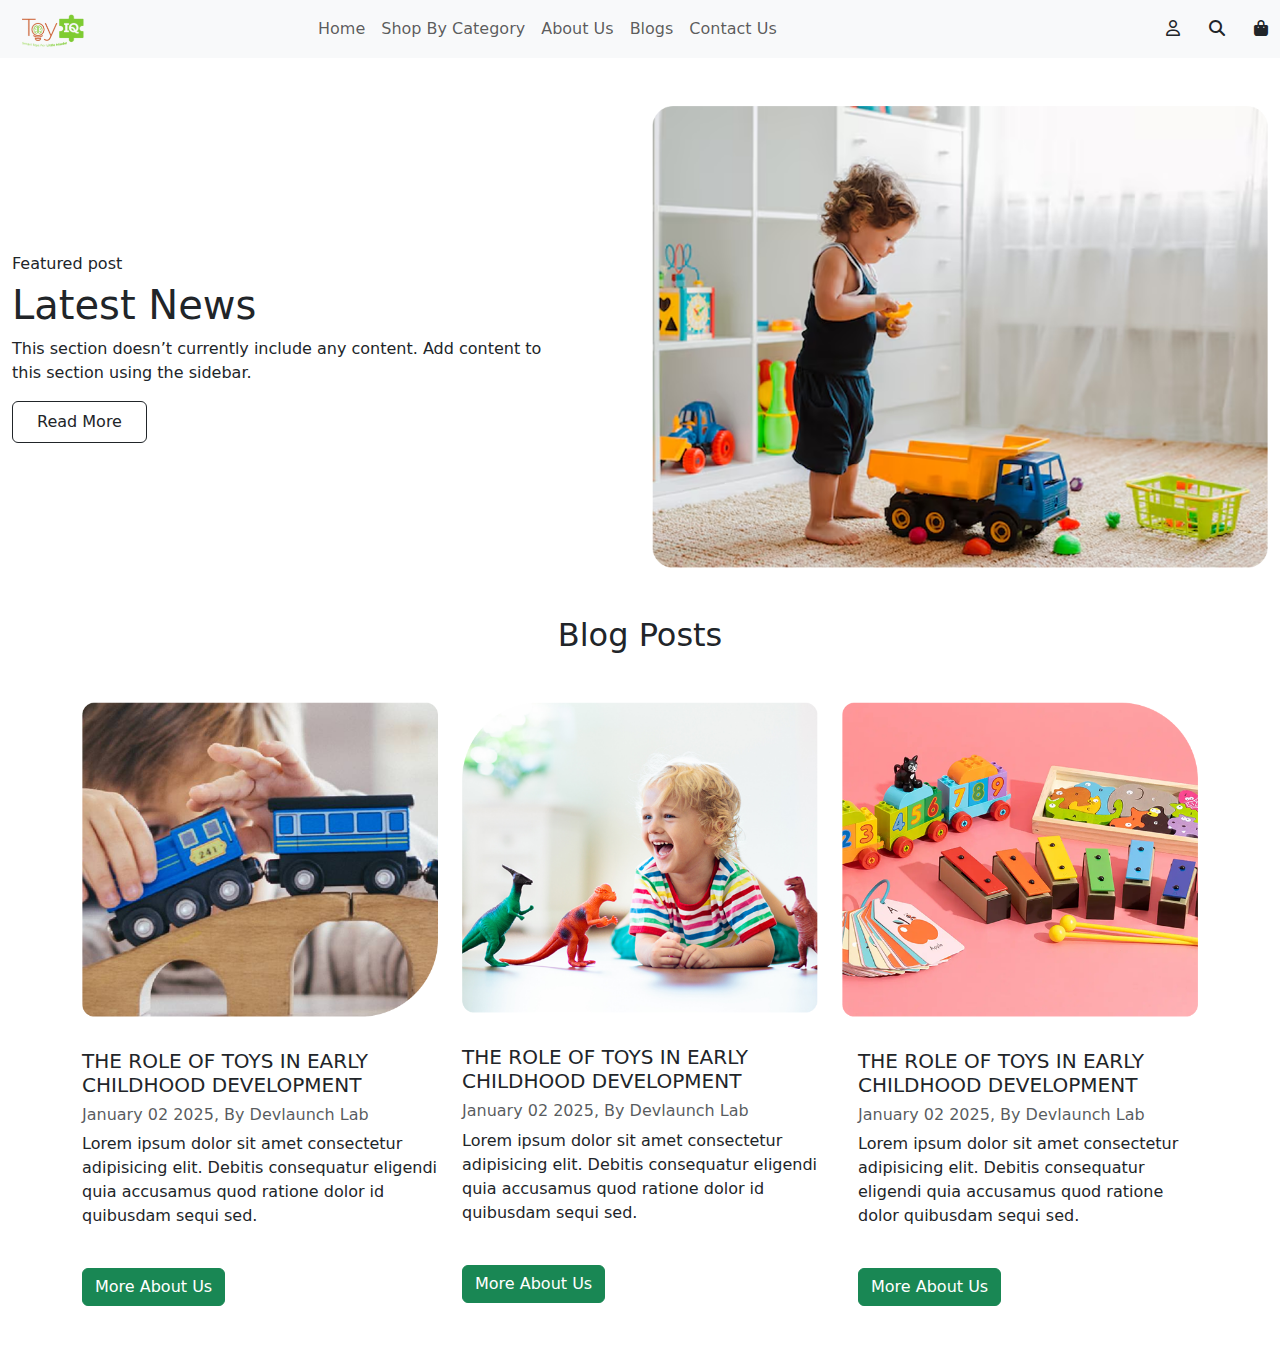
<file: blog.html>
<!DOCTYPE html>
<html lang="en">

<head>
    <meta charset="UTF-8">
    <meta name="viewport" content="width=device-width, initial-scale=1.0">
    <title>Blog</title>
    <link href="https://cdn.jsdelivr.net/npm/bootstrap@5.3.3/dist/css/bootstrap.min.css" rel="stylesheet">
    <script src="https://cdn.jsdelivr.net/npm/bootstrap@5.3.3/dist/js/bootstrap.bundle.min.js"></script>
    <link rel="stylesheet" href="https://cdnjs.cloudflare.com/ajax/libs/font-awesome/6.7.2/css/all.min.css">
    <link rel="stylesheet" href="/index.css">
</head>

<body>
    <section>
        <nav class="navbar navbar-expand-lg bg-light">
            <div class="container-fluid">
                <div>
                    <img src="/img/toyiqlogo.png" alt="ToyIQ Logo" class="h-25 w-25">
                </div>

                <button class="navbar-toggler" type="button" data-bs-toggle="collapse"
                    data-bs-target="#navbarSupportedContent" aria-controls="navbarSupportedContent"
                    aria-expanded="false" aria-label="Toggle navigation">
                    <span class="navbar-toggler-icon"></span>
                </button>

                <div class="collapse navbar-collapse" id="navbarSupportedContent">
                    <ul class="navbar-nav me-auto ">
                        <li class="nav-item">
                            <a class="nav-link " aria-current="page" href="/index.html">Home</a>
                        </li>

                        <li class="nav-item">
                            <a class="nav-link" href="/shopbycategroy.html">Shop By Category</a>
                        </li>

                        <li class="nav-item">
                            <a class="nav-link" href="/about.html">About Us</a>
                        </li>

                        <li class="nav-item">
                            <a class="nav-link" href="/blog.html">Blogs</a>
                        </li>

                        <li class="nav-item">
                            <a class="nav-link">Contact Us</a>
                        </li>
                    </ul>
                    <div class="gap-5">
                        <i class="fa-regular fa-user"></i>
                        <i class="fa-solid fa-magnifying-glass ms-4"></i>
                        <i class="fa-solid fa-bag-shopping ms-4"></i>
                    </div>
                </div>
            </div>
        </nav>
    </section>

    <section>
        <div class="container-fluid mt-5">
            <div class="row align-items-center">
                <div class="col-md-6 text-center text-md-start mt-5 ">
                    <h6>Featured post</h6>
                    <h1>Latest News</h1>
                    <p>
                        This section doesn’t currently include any content. Add content to <br> this section using the
                        sidebar.
                    </p>
                    <button type="button" class="btn btn-outline-dark px-4 py-2 mb-4">Read More</button>
                </div>

                <div class="col-md-6 text-center">
                    <img src="/img/home86.png" alt="Boy Playing" class="img-fluid w-100">
                </div>
            </div>
        </div>
    </section>

    <section>
        <div class="container py-5">
            <h2 class="text-center mb-5">Blog Posts</h2>
            <div class="row g-4">


                <div class="col-md-6 col-lg-4">
                    <div class="card h-100 border-0">
                        <img src="/img/home46.png" class="card-img-top w-100" alt="Blog 1">
                        <div class="card-body px-0">
                            <h5 class="card-title mt-3">THE ROLE OF TOYS IN EARLY CHILDHOOD DEVELOPMENT</h5>
                            <h6 class="text-muted">January 02 2025, By Devlaunch Lab</h6>
                            <p class="card-text">Lorem ipsum dolor sit amet consectetur adipisicing elit. Debitis
                                consequatur eligendi
                                quia accusamus quod ratione dolor id quibusdam sequi sed.</p>

                            <button type="button" class="btn btn-success mt-4">More About Us</button>
                        </div>
                    </div>
                </div>


                <div class="col-md-6 col-lg-4">
                    <div class="card h-100 border-0">
                        <img src="/img/home47.png" class="card-img-top w-100" alt="Blog 2">
                        <div class="card-body px-0">
                            <h5 class="card-title mt-3">THE ROLE OF TOYS IN EARLY CHILDHOOD DEVELOPMENT</h5>
                            <h6 class="text-muted">January 02 2025, By Devlaunch Lab</h6>
                            <p class="card-text">Lorem ipsum dolor sit amet consectetur adipisicing elit. Debitis
                                consequatur eligendi
                                quia accusamus quod ratione dolor id quibusdam sequi sed.</p>

                            <button type="button" class="btn btn-success mt-4 ">More About Us</button>
                        </div>
                    </div>
                </div>


                <div class="col-md-6 col-lg-4">
                    <div class="card h-100 border-0">
                        <img src="/img/home48.png" class="card-img-top w-100" alt="Blog 3">
                        <div class="card-body">
                            <h5 class="card-title mt-3">THE ROLE OF TOYS IN EARLY CHILDHOOD DEVELOPMENT</h5>
                            <h6 class="text-muted">January 02 2025, By Devlaunch Lab</h6>
                            <p class="card-text">Lorem ipsum dolor sit amet consectetur adipisicing elit. Debitis
                                consequatur eligendi
                                quia accusamus quod ratione dolor quibusdam sequi sed.</p>

                            <button type="button" class="btn btn-success mt-4">More About Us</button>
                        </div>
                    </div>
                </div>

            </div>
        </div>
    </section>



</body>

</html>
</file>
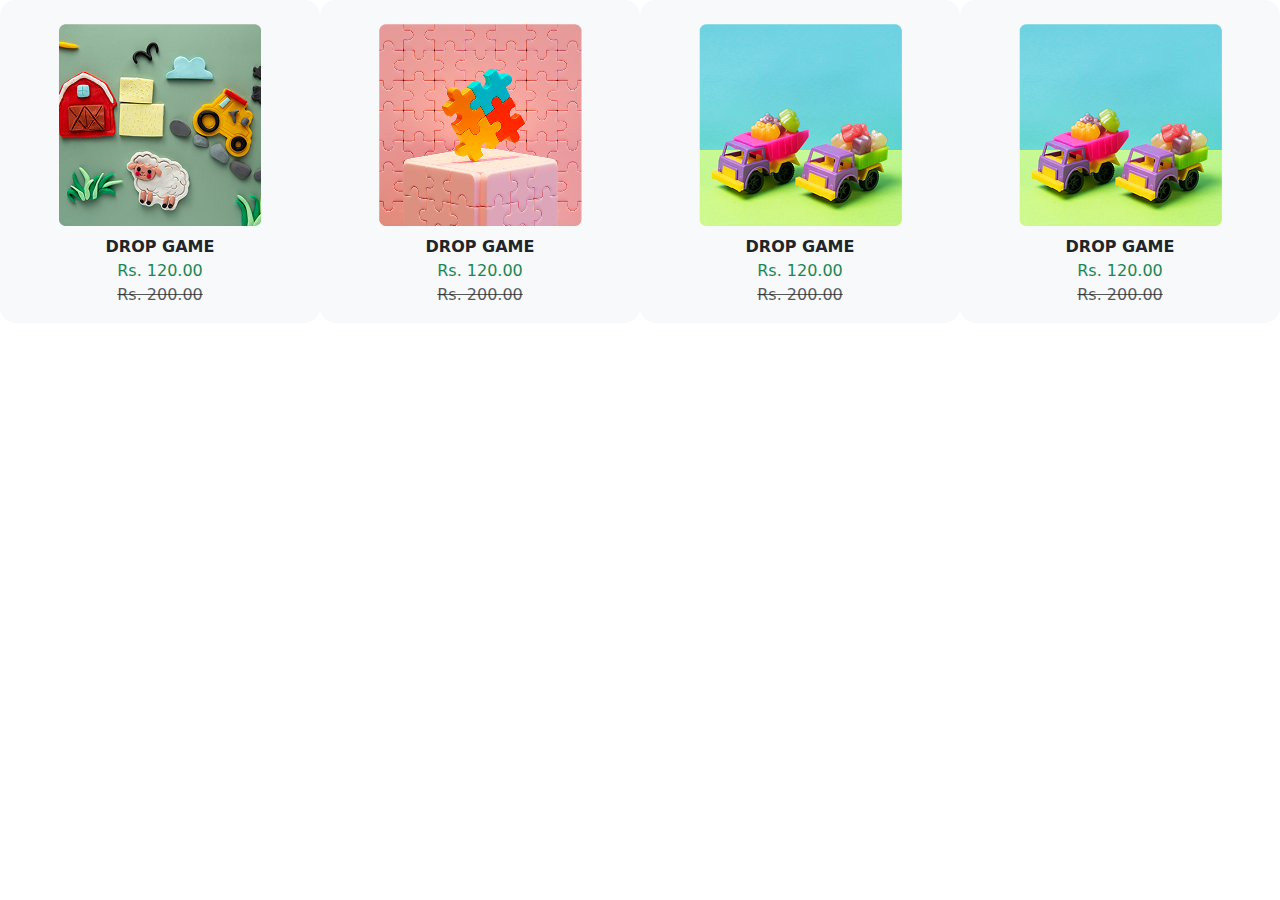
<file: card.html>
<!DOCTYPE html>
<html lang="en">

<head>
    <meta charset="UTF-8">
    <meta name="viewport" content="width=device-width, initial-scale=1.0">
    <title>Card</title>
    <link href="https://cdn.jsdelivr.net/npm/bootstrap@5.3.3/dist/css/bootstrap.min.css" rel="stylesheet">
    <script src="https://cdn.jsdelivr.net/npm/bootstrap@5.3.3/dist/js/bootstrap.bundle.min.js"></script>
    <link rel="stylesheet" href="https://cdnjs.cloudflare.com/ajax/libs/font-awesome/6.7.2/css/all.min.css">
    <link rel="stylesheet" href="/index.css">
</head>

<body>
    <section>
       
            <div class="d-flex">
                <div class="col-6 col-md-4 col-lg-3" data-bs-toggle="offcanvas" data-bs-target="#staticBackdrop"
                    aria-controls="staticBackdrop">
                    <div class="bg-light p-3 rounded-4 text-center h-100">
                        <img src="/img/home13.png" alt="Drop Game" class="img-fluid my-2">
                        <div class="fw-bold">DROP GAME</div>
                        <div class="text-success">Rs. 120.00</div>
                        <div class="text-decoration-line-through text-muted">Rs. 200.00</div>
                    </div>
                </div>

                <div class="col-6 col-md-4 col-lg-3" data-bs-toggle="offcanvas" data-bs-target="#staticBackdrop"
                    aria-controls="staticBackdrop">
                    <div class="bg-light p-3 rounded-4 text-center h-100">
                        <img src="/img/home14.png" alt="Drop Game" class="img-fluid my-2">
                        <div class="fw-bold">DROP GAME</div>
                        <div class="text-success">Rs. 120.00</div>
                        <div class="text-decoration-line-through text-muted">Rs. 200.00</div>
                    </div>
                </div>

                <div class="col-6 col-md-4 col-lg-3" data-bs-toggle="offcanvas" data-bs-target="#staticBackdrop"
                    aria-controls="staticBackdrop">
                    <div class="bg-light p-3 rounded-4 text-center h-100">
                        <img src="/img/home15.png" alt="Drop Game" class="img-fluid my-2">
                        <div class="fw-bold">DROP GAME</div>
                        <div class="text-success">Rs. 120.00</div>
                        <div class="text-decoration-line-through text-muted">Rs. 200.00</div>
                    </div>
                </div>

                <div class="col-6 col-md-4 col-lg-3" data-bs-toggle="offcanvas" data-bs-target="#staticBackdrop"
                    aria-controls="staticBackdrop">
                    <div class="bg-light p-3 rounded-4 text-center h-100">
                        <img src="/img/home15.png" alt="Drop Game" class="img-fluid my-2">
                        <div class="fw-bold">DROP GAME</div>
                        <div class="text-success">Rs. 120.00</div>
                        <div class="text-decoration-line-through text-muted">Rs. 200.00</div>
                    </div>
                </div>
            </div>
       
        <div class="offcanvas offcanvas-start" data-bs-backdrop="static" tabindex="-1" id="staticBackdrop"
            aria-labelledby="staticBackdropLabel">
            <div class="offcanvas-header">
                <h5 class="offcanvas-title" id="staticBackdropLabel">Card(6)</h5>
                <button type="button" class="btn-close" data-bs-dismiss="offcanvas" aria-label="Close"></button>
            </div>
            <div class="offcanvas-body">
                <div>
                    <p>Only $55.00 away from Free Shipping</p>
                    <input type="range" class="form-range" id="priceRange">
                </div>
                <h3>Products</h3>
                <a href="/about.html" class="text-decoration-none">
                    <div class="d-flex gap-3 mt-3">
                        <img src="/img/home101.png" alt="" class="border border-2 rounded-3 text-light">
                        <div>
                            <p>3-D BEADS (72 PCS)</p>
                            <p>Rs. 620.00 <span class="text-decoration-line-through"> Rs. 650.00</span></p>
                            <button type="button" class="btn btn-dark rounded-4">- 1 +</button>
                        </div>
                    </div>
                </a>

                <a href="/about.html" class="text-decoration-none">
                    <div class="d-flex gap-3 mt-3">
                        <img src="/img/home101.png" alt="" class="border border-2 rounded-3 text-light">
                        <div>
                            <p>3-D BEADS (72 PCS)</p>
                            <p>Rs. 620.00 <span class="text-decoration-line-through"> Rs. 650.00</span></p>
                            <button type="button" class="btn btn-dark rounded-4">- 1 +</button>
                        </div>
                    </div>
                </a>


                <a href="/about.html" class="text-decoration-none">
                    <div class="d-flex gap-3 mt-3">
                        <img src="/img/home101.png" alt="" class="border border-2 rounded-3 text-light">
                        <div>
                            <p>3-D BEADS (72 PCS)</p>
                            <p>Rs. 620.00 <span class="text-decoration-line-through"> Rs. 650.00</span></p>
                            <button type="button" class="btn btn-dark rounded-4">- 1 +</button>
                        </div>
                    </div>
                </a>


                <a href="/about.html" class="text-decoration-none ">
                    <div class="d-flex gap-3 mt-3">
                        <img src="/img/home101.png" alt="" class="border border-2 rounded-3 text-light">
                        <div>
                            <p>3-D BEADS (72 PCS)</p>
                            <p>Rs. 620.00 <span class="text-decoration-line-through"> Rs. 650.00</span></p>
                            <button type="button" class="btn btn-dark rounded-4">- 1 +</button>
                        </div>
                    </div>
                </a>

            </div>
        </div>
    </section>

</body>

</html>
</file>
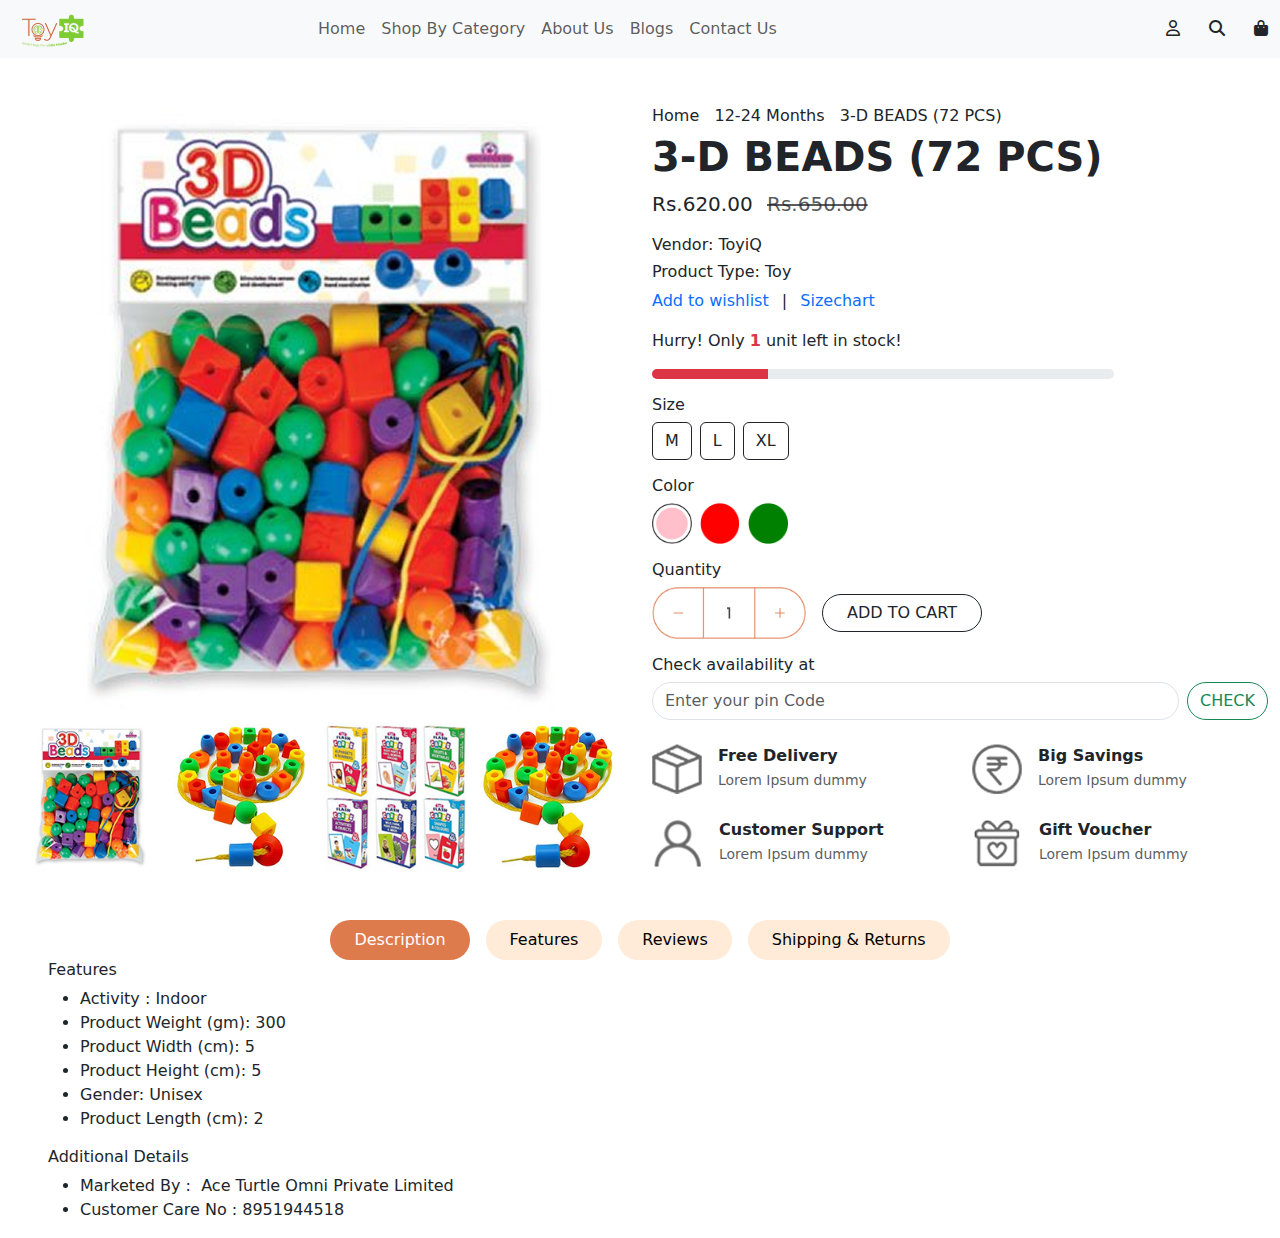
<file: features.html>
<!DOCTYPE html>
<html lang="en">

<head>
    <meta charset="UTF-8">
    <meta name="viewport" content="width=device-width, initial-scale=1.0">
    <title>Shop by Category</title>
    <link href="https://cdn.jsdelivr.net/npm/bootstrap@5.3.3/dist/css/bootstrap.min.css" rel="stylesheet">
    <script src="https://cdn.jsdelivr.net/npm/bootstrap@5.3.3/dist/js/bootstrap.bundle.min.js"></script>
    <link rel="stylesheet" href="https://cdnjs.cloudflare.com/ajax/libs/font-awesome/6.7.2/css/all.min.css">
    <link rel="stylesheet" href="/index.css">
</head>

<body>
    <section>
        <nav class="navbar navbar-expand-lg bg-light">
            <div class="container-fluid">
                <div>
                    <img src="/img/toyiqlogo.png" alt="ToyIQ Logo" class="h-25 w-25">
                </div>

                <button class="navbar-toggler" type="button" data-bs-toggle="collapse"
                    data-bs-target="#navbarSupportedContent" aria-controls="navbarSupportedContent"
                    aria-expanded="false" aria-label="Toggle navigation">
                    <span class="navbar-toggler-icon"></span>
                </button>

                <div class="collapse navbar-collapse" id="navbarSupportedContent">
                    <ul class="navbar-nav me-auto ">
                        <li class="nav-item">
                            <a class="nav-link " aria-current="page" href="/index.html">Home</a>
                        </li>

                        <li class="nav-item">
                            <a class="nav-link" href="#">Shop By Category</a>
                        </li>

                        <li class="nav-item">
                            <a class="nav-link" href="/about.html">About Us</a>
                        </li>

                        <li class="nav-item">
                            <a class="nav-link">Blogs</a>
                        </li>

                        <li class="nav-item">
                            <a class="nav-link">Contact Us</a>
                        </li>
                    </ul>
                    <div class="gap-5">
                        <i class="fa-regular fa-user"></i>
                        <i class="fa-solid fa-magnifying-glass ms-4"></i>
                        <i class="fa-solid fa-bag-shopping ms-4"></i>
                    </div>
                </div>
            </div>
        </nav>
    </section>

    <section>
        <div class="container-fluid mt-5">
            <div class="row ">
                <div class="col-md-6 text-center">
                    <img src="/img/home87.png" alt="Boy Playing" class="img-fluid w-100">
                    <div>
                        <img src="/img/home99.png" alt="" style="height:150px;">
                        <img src="/img/home96.png" alt="" style="height:150px;">
                        <img src="/img/home97.png" alt="" style="height:150px;">
                        <img src="/img/home98.png" alt="" style="height:150px;">
                    </div>
                </div>
                <div class="col-12 col-md-6 text-center text-md-start">
                    <h6>Home &nbsp; 12-24 Months &nbsp; 3-D BEADS (72 PCS)</h6>
                    <h1 class="fw-bold">3-D BEADS (72 PCS)</h1>
                    <p class="fs-5">
                        Rs.620.00
                        <span class="text-decoration-line-through px-2 text-muted">Rs.650.00</span>
                    </p>
                    <h6>Vendor: <span class="fw-normal">ToyiQ</span></h6>
                    <h6>Product Type: <span class="fw-normal">Toy</span></h6>

                    <p>
                        <a href="#" class="text-decoration-none">Add to wishlist</a>
                        <span class="px-2">|</span>
                        <a href="#" class="text-decoration-none">Sizechart</a>
                    </p>

                    <p>Hurry! Only <span class="text-danger fw-bold">1</span> unit left in stock!</p>
                    <div class="progress w-75 mx-auto mx-md-0 mb-3" style="height: 10px;">
                        <div class="progress-bar bg-danger" role="progressbar" style="width: 25%;" aria-valuenow="25"
                            aria-valuemin="0" aria-valuemax="100"></div>
                    </div>


                    <h6>Size</h6>
                    <div class="d-flex flex-wrap gap-2 mb-3 size-content">
                        <button class="btn btn-outline-dark">M</button>
                        <button class="btn btn-outline-dark">L</button>
                        <button class="btn btn-outline-dark">XL</button>
                    </div>

                    <h6>Color</h6>
                    <div class="d-flex gap-2 mb-3 flex-wrap size-content">
                        <img src="/img/home88.png" alt="" width="40">
                        <img src="/img/home89.png" alt="" width="40">
                        <img src="/img/home90.png" alt="" width="40">
                    </div>


                    <h6>Quantity</h6>
                    <div class="d-flex flex-column flex-sm-row align-items-center gap-3 mb-3 size-content">
                        <img src="/img/home91.png" alt="" class="w-25">
                        <button type="button" class="btn btn-outline-dark rounded-pill px-4">ADD TO CART</button>
                    </div>


                    <h6>Check availability at</h6>
                    <div class="d-flex flex-column flex-sm-row gap-2 mb-4 size-content1">
                        <input type="text" class="form-control rounded-pill" placeholder="Enter your pin Code">
                        <button type="button" class="btn btn-outline-success rounded-pill">CHECK</button>
                    </div>


                    <div class="row gy-4 size-content2">
                        <div class="col-12 col-sm-6 d-flex">
                            <img src="/img/home92.png" alt="">
                            <div class="ms-3">
                                <p class="mb-0 fw-bold">Free Delivery</p>
                                <small class="text-muted">Lorem Ipsum dummy</small>
                            </div>
                        </div>
                        <div class="col-12 col-sm-6 d-flex">
                            <img src="/img/home93.png" alt="">
                            <div class="ms-3">
                                <p class="mb-0 fw-bold">Big Savings</p>
                                <small class="text-muted">Lorem Ipsum dummy</small>
                            </div>
                        </div>
                        <div class="col-12 col-sm-6 d-flex">
                            <img src="/img/home94.png" alt="">
                            <div class="ms-3">
                                <p class="mb-0 fw-bold">Customer Support</p>
                                <small class="text-muted">Lorem Ipsum dummy</small>
                            </div>
                        </div>
                        <div class="col-12 col-sm-6 d-flex">
                            <img src="/img/home95.png" alt="">
                            <div class="ms-3">
                                <p class="mb-0 fw-bold">Gift Voucher</p>
                                <small class="text-muted">Lorem Ipsum dummy</small>
                            </div>
                        </div>
                    </div>
                </div>
            </div>
        </div>
    </section>

    <section>
    
    <section>
        <div class="container mt-5">
            <div class="d-flex flex-wrap justify-content-center text-center gap-3">
                <a href="/shopby.html">
                    <button class="btn rounded-pill px-4 py-2 tab-button active">Description</button>
                </a>
                <a href="/features.html">
                <button class="btn rounded-pill px-4 py-2 tab-button">Features</button>
                </a>
                <a href="/reviews.html">
                    <button class="btn rounded-pill px-4 py-2 tab-button">Reviews</button>
                </a>
                <a href="/shipping.html">
                    <button class="btn rounded-pill px-4 py-2 tab-button">Shipping & Returns</button>
                </a>
            </div>
        </div>
    </section>

    <section>
        <div class="conatiner px-5 size-content3">

            <h6>Features</h6>
            <ul>
                <li>Activity : Indoor</li>
                <li>Product Weight (gm):  300</li>
                   <li>Product Width (cm):  5 </li>
                <li>Product Height (cm):  5</li>
                <li>Gender:  Unisex</li>
                <li>Product Length (cm):  2</li>
            </ul>
            <h6>Additional Details</h6>
            <ul>
                <li>Marketed By :  Ace Turtle Omni Private Limited</li>
                <li>Customer Care No : 8951944518</li>
            </ul>

        </div>
    </section>
</body>

</html>
</file>
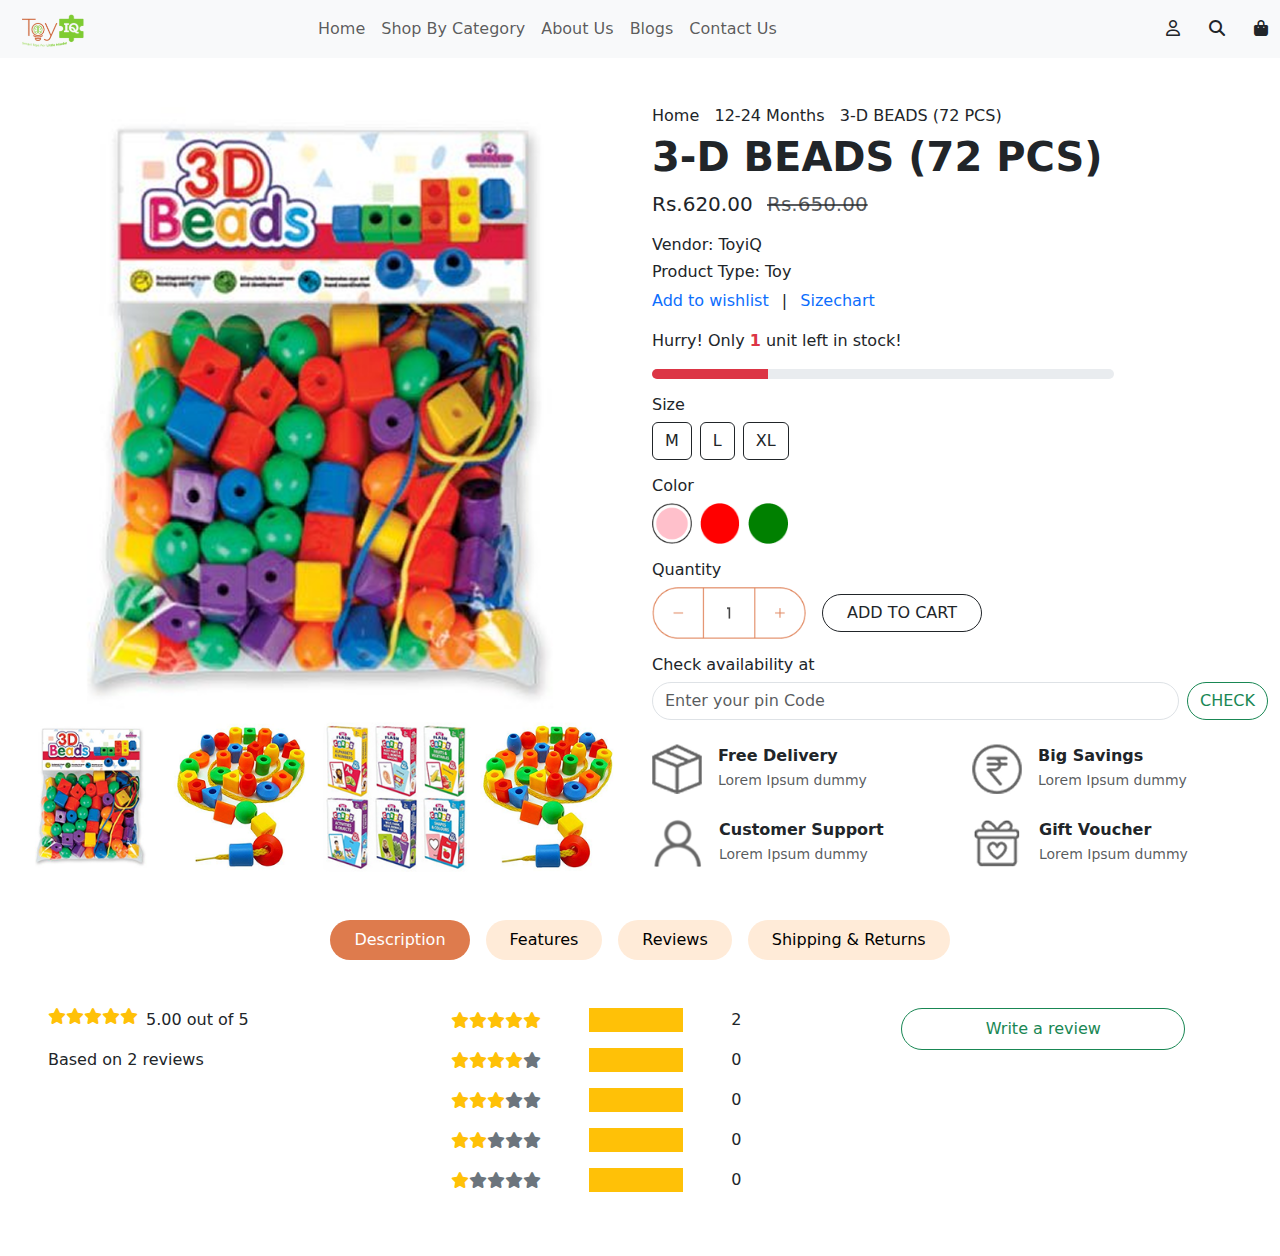
<file: reviews.html>
<!DOCTYPE html>
<html lang="en">

<head>
    <meta charset="UTF-8">
    <meta name="viewport" content="width=device-width, initial-scale=1.0">
    <title>Shop by Category</title>
    <link href="https://cdn.jsdelivr.net/npm/bootstrap@5.3.3/dist/css/bootstrap.min.css" rel="stylesheet">
    <script src="https://cdn.jsdelivr.net/npm/bootstrap@5.3.3/dist/js/bootstrap.bundle.min.js"></script>
    <link rel="stylesheet" href="https://cdnjs.cloudflare.com/ajax/libs/font-awesome/6.7.2/css/all.min.css">
    <link rel="stylesheet" href="/index.css">
</head>

<body>
    <section>
        <nav class="navbar navbar-expand-lg bg-light">
            <div class="container-fluid">
                <div>
                    <img src="/img/toyiqlogo.png" alt="ToyIQ Logo" class="h-25 w-25">
                </div>

                <button class="navbar-toggler" type="button" data-bs-toggle="collapse"
                    data-bs-target="#navbarSupportedContent" aria-controls="navbarSupportedContent"
                    aria-expanded="false" aria-label="Toggle navigation">
                    <span class="navbar-toggler-icon"></span>
                </button>

                <div class="collapse navbar-collapse" id="navbarSupportedContent">
                    <ul class="navbar-nav me-auto ">
                        <li class="nav-item">
                            <a class="nav-link " aria-current="page" href="/index.html">Home</a>
                        </li>

                        <li class="nav-item">
                            <a class="nav-link" href="/shopbycategroy.html">Shop By Category</a>
                        </li>

                        <li class="nav-item">
                            <a class="nav-link" href="/about.html">About Us</a>
                        </li>

                        <li class="nav-item">
                            <a class="nav-link" href="/blog.html">Blogs</a>
                        </li>

                        <li class="nav-item">
                            <a class="nav-link">Contact Us</a>
                        </li>
                    </ul>
                    <div class="gap-5">
                        <i class="fa-regular fa-user"></i>
                        <i class="fa-solid fa-magnifying-glass ms-4"></i>
                        <i class="fa-solid fa-bag-shopping ms-4"></i>
                    </div>
                </div>
            </div>
        </nav>
    </section>

    <section>
        <div class="container-fluid mt-5">
            <div class="row ">
                <div class="col-md-6 text-center">
                    <img src="/img/home87.png" alt="Boy Playing" class="img-fluid w-100">
                    <div>
                        <img src="/img/home99.png" alt="" style="height:150px;">
                        <img src="/img/home96.png" alt="" style="height:150px;">
                        <img src="/img/home97.png" alt="" style="height:150px;">
                        <img src="/img/home98.png" alt="" style="height:150px;">
                    </div>
                </div>
                <div class="col-12 col-md-6 text-center text-md-start">
                    <h6>Home &nbsp; 12-24 Months &nbsp; 3-D BEADS (72 PCS)</h6>
                    <h1 class="fw-bold">3-D BEADS (72 PCS)</h1>
                    <p class="fs-5">
                        Rs.620.00
                        <span class="text-decoration-line-through px-2 text-muted">Rs.650.00</span>
                    </p>
                    <h6>Vendor: <span class="fw-normal">ToyiQ</span></h6>
                    <h6>Product Type: <span class="fw-normal">Toy</span></h6>

                    <p>
                        <a href="#" class="text-decoration-none">Add to wishlist</a>
                        <span class="px-2">|</span>
                        <a href="#" class="text-decoration-none">Sizechart</a>
                    </p>

                    <p>Hurry! Only <span class="text-danger fw-bold">1</span> unit left in stock!</p>
                    <div class="progress w-75 mx-auto mx-md-0 mb-3" style="height: 10px;">
                        <div class="progress-bar bg-danger" role="progressbar" style="width: 25%;" aria-valuenow="25"
                            aria-valuemin="0" aria-valuemax="100"></div>
                    </div>


                    <h6>Size</h6>
                    <div class="d-flex flex-wrap gap-2 mb-3 size-content">
                        <button class="btn btn-outline-dark">M</button>
                        <button class="btn btn-outline-dark">L</button>
                        <button class="btn btn-outline-dark">XL</button>
                    </div>

                    <h6>Color</h6>
                    <div class="d-flex gap-2 mb-3 flex-wrap size-content">
                        <img src="/img/home88.png" alt="" width="40">
                        <img src="/img/home89.png" alt="" width="40">
                        <img src="/img/home90.png" alt="" width="40">
                    </div>


                    <h6>Quantity</h6>
                    <div class="d-flex flex-column flex-sm-row align-items-center gap-3 mb-3 size-content">
                        <img src="/img/home91.png" alt="" class="w-25">
                        <button type="button" class="btn btn-outline-dark rounded-pill px-4">ADD TO CART</button>
                    </div>


                    <h6>Check availability at</h6>
                    <div class="d-flex flex-column flex-sm-row gap-2 mb-4 size-content1">
                        <input type="text" class="form-control rounded-pill" placeholder="Enter your pin Code">
                        <button type="button" class="btn btn-outline-success rounded-pill">CHECK</button>
                    </div>


                    <div class="row gy-4 size-content2">
                        <div class="col-12 col-sm-6 d-flex">
                            <img src="/img/home92.png" alt="">
                            <div class="ms-3">
                                <p class="mb-0 fw-bold">Free Delivery</p>
                                <small class="text-muted">Lorem Ipsum dummy</small>
                            </div>
                        </div>
                        <div class="col-12 col-sm-6 d-flex">
                            <img src="/img/home93.png" alt="">
                            <div class="ms-3">
                                <p class="mb-0 fw-bold">Big Savings</p>
                                <small class="text-muted">Lorem Ipsum dummy</small>
                            </div>
                        </div>
                        <div class="col-12 col-sm-6 d-flex">
                            <img src="/img/home94.png" alt="">
                            <div class="ms-3">
                                <p class="mb-0 fw-bold">Customer Support</p>
                                <small class="text-muted">Lorem Ipsum dummy</small>
                            </div>
                        </div>
                        <div class="col-12 col-sm-6 d-flex">
                            <img src="/img/home95.png" alt="">
                            <div class="ms-3">
                                <p class="mb-0 fw-bold">Gift Voucher</p>
                                <small class="text-muted">Lorem Ipsum dummy</small>
                            </div>
                        </div>
                    </div>
                </div>
            </div>
        </div>
    </section>

    <section>
        <div class="container mt-5">
            <div class="d-flex flex-wrap justify-content-center text-center gap-3">
                <a href="/shopby.html">
                    <button class="btn rounded-pill px-4 py-2 tab-button active">Description</button>
                </a>
                <a href="/features.html">
                <button class="btn rounded-pill px-4 py-2 tab-button">Features</button>
                </a>
                <a href="/reviews.html">
                    <button class="btn rounded-pill px-4 py-2 tab-button">Reviews</button>
                </a>
                <a href="/shipping.html">
                    <button class="btn rounded-pill px-4 py-2 tab-button">Shipping & Returns</button>
                </a>
            </div>
        </div>
    </section>

    <section>
        <div class="conatiner px-5 p-5 size-content3">

            <div class="row">
                <div class="col-sm-4">
                    <div class="d-flex ">
                        <i class="fa-solid fa-star text-warning"></i>
                        <i class="fa-solid fa-star text-warning"></i>
                        <i class="fa-solid fa-star text-warning"></i>
                        <i class="fa-solid fa-star text-warning"></i>
                        <i class="fa-solid fa-star text-warning"></i>
                        <p class="ms-2 text-center">5.00 out of 5</p>
                    </div>
                    <p>Based on 2 reviews</p>
                </div>
                <div class="col-sm-4">
                    <div class="d-flex gap-5">
                        <div>
                            <div class="d-flex mt-1">
                                <i class="fa-solid fa-star text-warning"></i>
                                <i class="fa-solid fa-star text-warning"></i>
                                <i class="fa-solid fa-star text-warning"></i>
                                <i class="fa-solid fa-star text-warning"></i>
                                <i class="fa-solid fa-star text-warning"></i>
                            </div>
                            <div class="d-flex mt-4">
                                <i class="fa-solid fa-star text-warning"></i>
                                <i class="fa-solid fa-star text-warning"></i>
                                <i class="fa-solid fa-star text-warning"></i>
                                <i class="fa-solid fa-star text-warning"></i>
                                <i class="fa-solid fa-star text-secondary"></i>
                            </div>
                            <div class="d-flex mt-4">
                                <i class="fa-solid fa-star text-warning"></i>
                                <i class="fa-solid fa-star text-warning"></i>
                                <i class="fa-solid fa-star text-warning"></i>
                                <i class="fa-solid fa-star text-secondary"></i>
                                <i class="fa-solid fa-star text-secondary"></i>
                            </div>
                            <div class="d-flex mt-4">
                                <i class="fa-solid fa-star text-warning"></i>
                                <i class="fa-solid fa-star text-warning"></i>
                                <i class="fa-solid fa-star text-secondary"></i>
                                <i class="fa-solid fa-star text-secondary"></i>
                                <i class="fa-solid fa-star text-secondary"></i>
                            </div>
                            <div class="d-flex mt-4">
                                <i class="fa-solid fa-star text-warning"></i>
                                <i class="fa-solid fa-star text-secondary"></i>
                                <i class="fa-solid fa-star text-secondary"></i>
                                <i class="fa-solid fa-star text-secondary"></i>
                                <i class="fa-solid fa-star text-secondary"></i>
                            </div>
                        </div>
                        <div class="w-25">
                            <div class="bg-warning text-warning">.</div>
                            <div class="bg-warning mt-3 text-warning">.</div>
                            <div class="bg-warning mt-3 text-warning">.</div>
                            <div class="bg-warning mt-3 text-warning">.</div>
                            <div class="bg-warning mt-3 text-warning">.</div>
                        </div>
                        <div>
                            <p>2</p>
                            <p>0</p>
                            <p>0</p>
                            <p>0</p>
                            <p>0</p>
                        </div>
                    </div>
                </div>
                <div class="col-sm-4">
                    <button class="btn btn-outline-success w-75 rounded-5 p-2 mx-5">Write a review</button>
                </div>
            </div>

        </div>
    </section>
</body>

</html>
</file>
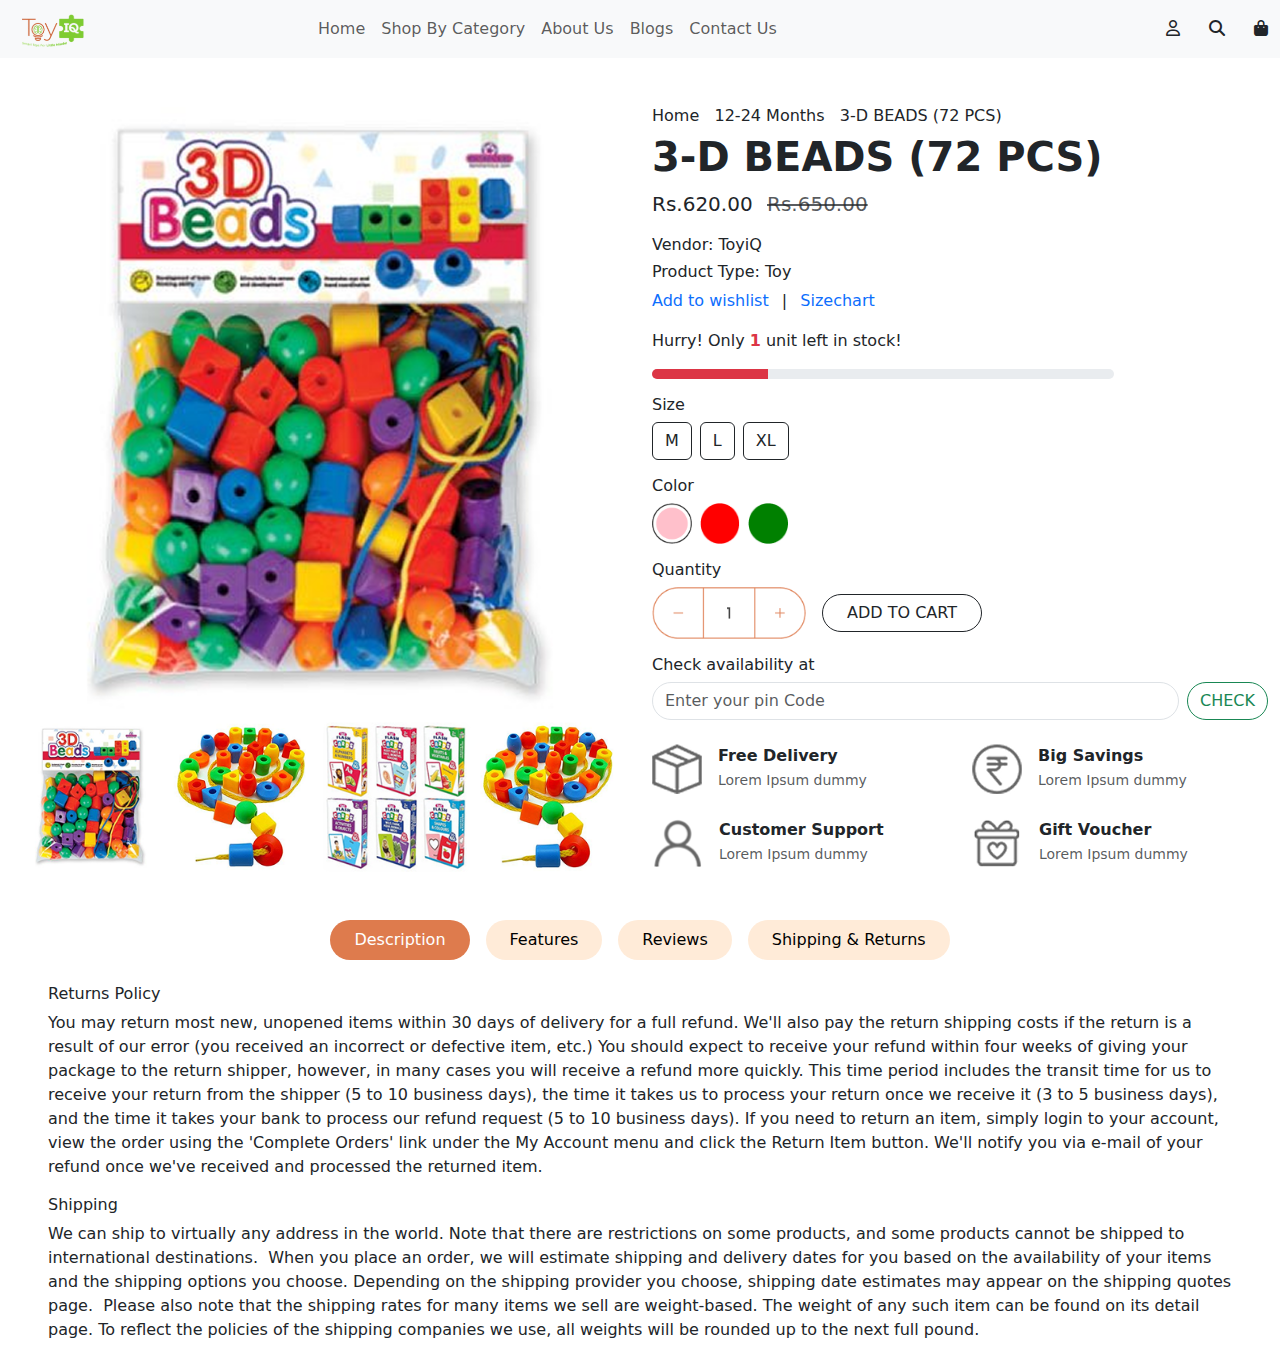
<file: shipping.html>
<!DOCTYPE html>
<html lang="en">

<head>
    <meta charset="UTF-8">
    <meta name="viewport" content="width=device-width, initial-scale=1.0">
    <title>Shop by Category</title>
    <link href="https://cdn.jsdelivr.net/npm/bootstrap@5.3.3/dist/css/bootstrap.min.css" rel="stylesheet">
    <script src="https://cdn.jsdelivr.net/npm/bootstrap@5.3.3/dist/js/bootstrap.bundle.min.js"></script>
    <link rel="stylesheet" href="https://cdnjs.cloudflare.com/ajax/libs/font-awesome/6.7.2/css/all.min.css">
    <link rel="stylesheet" href="/index.css">
</head>

<body>
    <section>
        <nav class="navbar navbar-expand-lg bg-light">
            <div class="container-fluid">
                <div>
                    <img src="/img/toyiqlogo.png" alt="ToyIQ Logo" class="h-25 w-25">
                </div>

                <button class="navbar-toggler" type="button" data-bs-toggle="collapse"
                    data-bs-target="#navbarSupportedContent" aria-controls="navbarSupportedContent"
                    aria-expanded="false" aria-label="Toggle navigation">
                    <span class="navbar-toggler-icon"></span>
                </button>

                <div class="collapse navbar-collapse" id="navbarSupportedContent">
                    <ul class="navbar-nav me-auto ">
                        <li class="nav-item">
                            <a class="nav-link " aria-current="page" href="/index.html">Home</a>
                        </li>

                        <li class="nav-item">
                            <a class="nav-link" href="/shopbycategroy.html">Shop By Category</a>
                        </li>

                        <li class="nav-item">
                            <a class="nav-link" href="/about.html">About Us</a>
                        </li>

                        <li class="nav-item">
                            <a class="nav-link" href="/blog.html">Blogs</a>
                        </li>

                        <li class="nav-item">
                            <a class="nav-link">Contact Us</a>
                        </li>
                    </ul>
                    <div class="gap-5">
                        <i class="fa-regular fa-user"></i>
                        <i class="fa-solid fa-magnifying-glass ms-4"></i>
                        <i class="fa-solid fa-bag-shopping ms-4"></i>
                    </div>
                </div>
            </div>
        </nav>
    </section>

   <section>
        <div class="container-fluid mt-5">
            <div class="row ">
                <div class="col-md-6 text-center">
                    <img src="/img/home87.png" alt="Boy Playing" class="img-fluid w-100">
                    <div>
                        <img src="/img/home99.png" alt="" style="height:150px;">
                        <img src="/img/home96.png" alt="" style="height:150px;">
                        <img src="/img/home97.png" alt="" style="height:150px;">
                        <img src="/img/home98.png" alt="" style="height:150px;">
                    </div>
                </div>
                <div class="col-12 col-md-6 text-center text-md-start">
                    <h6>Home &nbsp; 12-24 Months &nbsp; 3-D BEADS (72 PCS)</h6>
                    <h1 class="fw-bold">3-D BEADS (72 PCS)</h1>
                    <p class="fs-5">
                        Rs.620.00
                        <span class="text-decoration-line-through px-2 text-muted">Rs.650.00</span>
                    </p>
                    <h6>Vendor: <span class="fw-normal">ToyiQ</span></h6>
                    <h6>Product Type: <span class="fw-normal">Toy</span></h6>

                    <p>
                        <a href="#" class="text-decoration-none">Add to wishlist</a>
                        <span class="px-2">|</span>
                        <a href="#" class="text-decoration-none">Sizechart</a>
                    </p>

                    <p>Hurry! Only <span class="text-danger fw-bold">1</span> unit left in stock!</p>
                    <div class="progress w-75 mx-auto mx-md-0 mb-3" style="height: 10px;">
                        <div class="progress-bar bg-danger" role="progressbar" style="width: 25%;" aria-valuenow="25"
                            aria-valuemin="0" aria-valuemax="100"></div>
                    </div>


                    <h6>Size</h6>
                    <div class="d-flex flex-wrap gap-2 mb-3 size-content">
                        <button class="btn btn-outline-dark">M</button>
                        <button class="btn btn-outline-dark">L</button>
                        <button class="btn btn-outline-dark">XL</button>
                    </div>

                    <h6>Color</h6>
                    <div class="d-flex gap-2 mb-3 flex-wrap size-content">
                        <img src="/img/home88.png" alt="" width="40">
                        <img src="/img/home89.png" alt="" width="40">
                        <img src="/img/home90.png" alt="" width="40">
                    </div>


                    <h6>Quantity</h6>
                    <div class="d-flex flex-column flex-sm-row align-items-center gap-3 mb-3 size-content">
                        <img src="/img/home91.png" alt="" class="w-25">
                        <button type="button" class="btn btn-outline-dark rounded-pill px-4">ADD TO CART</button>
                    </div>


                    <h6>Check availability at</h6>
                    <div class="d-flex flex-column flex-sm-row gap-2 mb-4 size-content1">
                        <input type="text" class="form-control rounded-pill" placeholder="Enter your pin Code">
                        <button type="button" class="btn btn-outline-success rounded-pill">CHECK</button>
                    </div>


                    <div class="row gy-4 size-content2">
                        <div class="col-12 col-sm-6 d-flex">
                            <img src="/img/home92.png" alt="">
                            <div class="ms-3">
                                <p class="mb-0 fw-bold">Free Delivery</p>
                                <small class="text-muted">Lorem Ipsum dummy</small>
                            </div>
                        </div>
                        <div class="col-12 col-sm-6 d-flex">
                            <img src="/img/home93.png" alt="">
                            <div class="ms-3">
                                <p class="mb-0 fw-bold">Big Savings</p>
                                <small class="text-muted">Lorem Ipsum dummy</small>
                            </div>
                        </div>
                        <div class="col-12 col-sm-6 d-flex">
                            <img src="/img/home94.png" alt="">
                            <div class="ms-3">
                                <p class="mb-0 fw-bold">Customer Support</p>
                                <small class="text-muted">Lorem Ipsum dummy</small>
                            </div>
                        </div>
                        <div class="col-12 col-sm-6 d-flex">
                            <img src="/img/home95.png" alt="">
                            <div class="ms-3">
                                <p class="mb-0 fw-bold">Gift Voucher</p>
                                <small class="text-muted">Lorem Ipsum dummy</small>
                            </div>
                        </div>
                    </div>
                </div>
            </div>
        </div>
    </section>

   
    <section>
        <div class="container mt-5">
            <div class="d-flex flex-wrap justify-content-center text-center gap-3">
                <a href="/shopby.html">
                    <button class="btn rounded-pill px-4 py-2 tab-button active">Description</button>
                </a>
                <a href="/features.html">
                <button class="btn rounded-pill px-4 py-2 tab-button">Features</button>
                </a>
                <a href="/reviews.html">
                    <button class="btn rounded-pill px-4 py-2 tab-button">Reviews</button>
                </a>
                <a href="/shipping.html">
                    <button class="btn rounded-pill px-4 py-2 tab-button">Shipping & Returns</button>
                </a>
            </div>
        </div>
    </section>

    <section>
        <div class="conatiner px-5 mt-4">

            <h6>Returns Policy</h6>
            <p>You may return most new, unopened items within 30 days of delivery for a full refund. We'll also pay the
                return shipping costs if the return is a result of our error (you received an incorrect or defective
                item, etc.)
                You should expect to receive your refund within four weeks of giving your package to the return shipper,
                however, in many cases you will receive a refund more quickly. This time period includes the transit
                time for us to receive your return from the shipper (5 to 10 business days), the time it takes us to
                process your return once we receive it (3 to 5 business days), and the time it takes your bank to
                process our refund request (5 to 10 business days).
                If you need to return an item, simply login to your account, view the order using the 'Complete Orders'
                link under the My Account menu and click the Return Item button. We'll notify you via e-mail of your
                refund once we've received and processed the returned item.</p>

            <h6>Shipping</h6>
            <p>We can ship to virtually any address in the world. Note that there are restrictions on some products, and
                some products cannot be shipped to international destinations. 
                When you place an order, we will estimate shipping and delivery dates for you based on the availability
                of your items and the shipping options you choose. Depending on the shipping provider you choose,
                shipping date estimates may appear on the shipping quotes page. 
                Please also note that the shipping rates for many items we sell are weight-based. The weight of any such
                item can be found on its detail page. To reflect the policies of the shipping companies we use, all
                weights will be rounded up to the next full pound.</p>

        </div>
    </section>
</body>

</html>
</file>
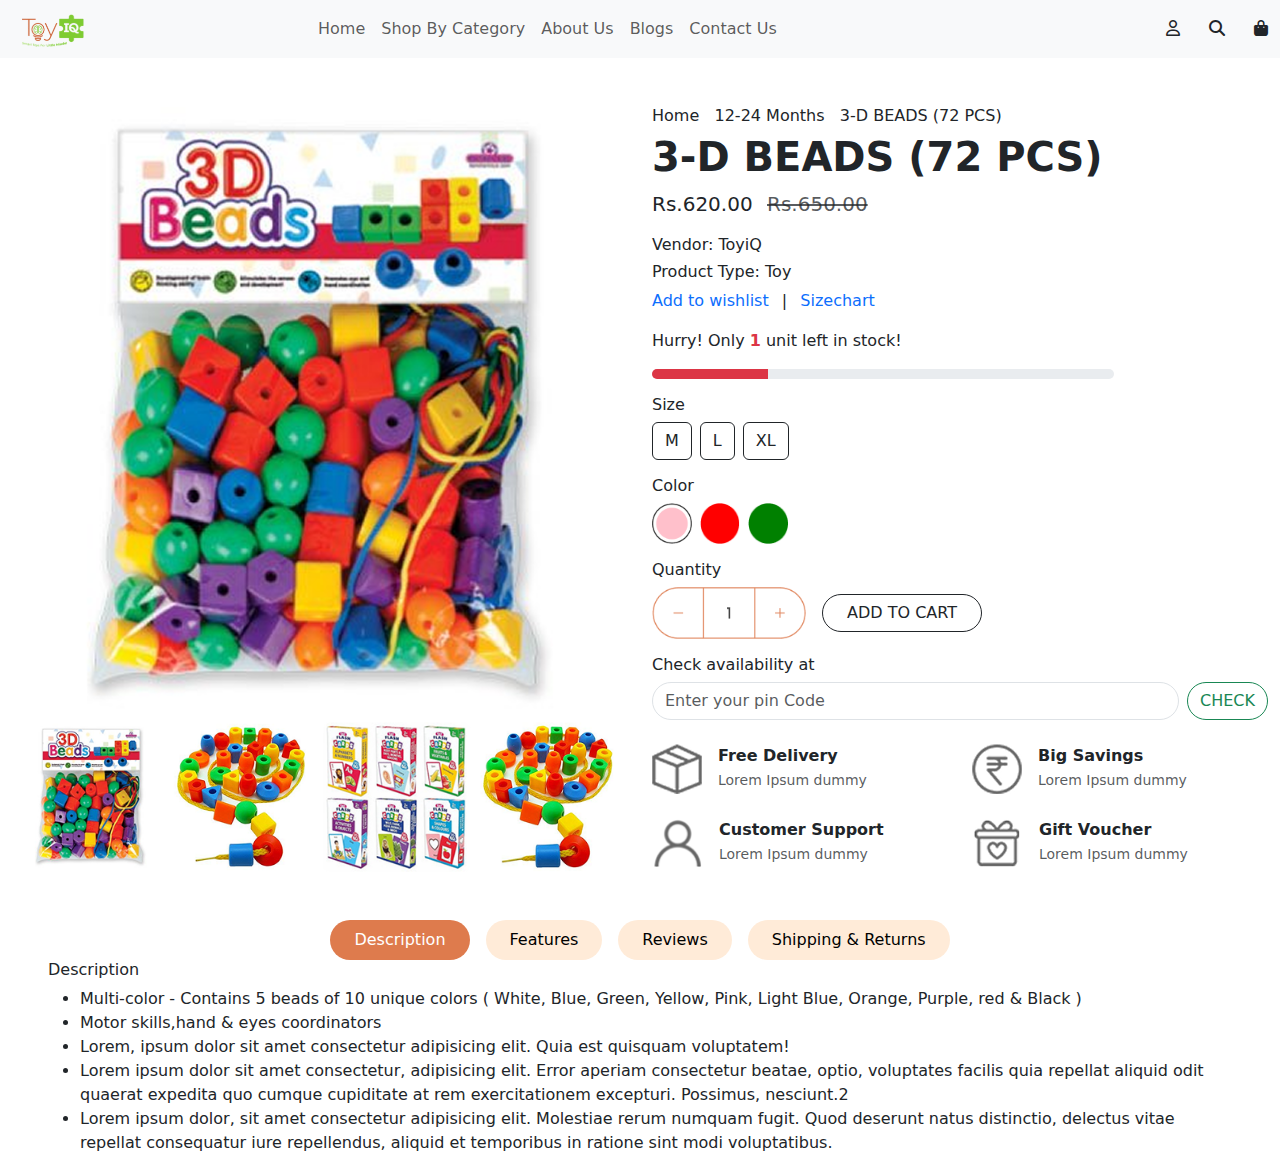
<file: shopby.html>
<!DOCTYPE html>
<html lang="en">

<head>
    <meta charset="UTF-8">
    <meta name="viewport" content="width=device-width, initial-scale=1.0">
    <title>Shop by Category</title>
    <link href="https://cdn.jsdelivr.net/npm/bootstrap@5.3.3/dist/css/bootstrap.min.css" rel="stylesheet">
    <script src="https://cdn.jsdelivr.net/npm/bootstrap@5.3.3/dist/js/bootstrap.bundle.min.js"></script>
    <link rel="stylesheet" href="https://cdnjs.cloudflare.com/ajax/libs/font-awesome/6.7.2/css/all.min.css">
    <link rel="stylesheet" href="/index.css">
</head>

<body>
    <section>
        <nav class="navbar navbar-expand-lg bg-light">
            <div class="container-fluid">
                <div>
                    <img src="/img/toyiqlogo.png" alt="ToyIQ Logo" class="h-25 w-25">
                </div>

                <button class="navbar-toggler" type="button" data-bs-toggle="collapse"
                    data-bs-target="#navbarSupportedContent" aria-controls="navbarSupportedContent"
                    aria-expanded="false" aria-label="Toggle navigation">
                    <span class="navbar-toggler-icon"></span>
                </button>

                <div class="collapse navbar-collapse" id="navbarSupportedContent">
                    <ul class="navbar-nav me-auto ">
                        <li class="nav-item">
                            <a class="nav-link " aria-current="page" href="/index.html">Home</a>
                        </li>

                        <li class="nav-item">
                            <a class="nav-link" href="#">Shop By Category</a>
                        </li>

                        <li class="nav-item">
                            <a class="nav-link" href="/about.html">About Us</a>
                        </li>

                        <li class="nav-item">
                            <a class="nav-link">Blogs</a>
                        </li>

                        <li class="nav-item">
                            <a class="nav-link">Contact Us</a>
                        </li>
                    </ul>
                    <div class="gap-5">
                        <i class="fa-regular fa-user"></i>
                        <i class="fa-solid fa-magnifying-glass ms-4"></i>
                        <i class="fa-solid fa-bag-shopping ms-4"></i>
                    </div>
                </div>
            </div>
        </nav>
    </section>

     <section>
        <div class="container-fluid mt-5">
            <div class="row ">
                <div class="col-md-6 text-center">
                    <img src="/img/home87.png" alt="Boy Playing" class="img-fluid w-100">
                    <div>
                        <img src="/img/home99.png" alt="" style="height:150px;">
                        <img src="/img/home96.png" alt="" style="height:150px;">
                        <img src="/img/home97.png" alt="" style="height:150px;">
                        <img src="/img/home98.png" alt="" style="height:150px;">
                    </div>
                </div>
                <div class="col-12 col-md-6 text-center text-md-start">
                    <h6>Home &nbsp; 12-24 Months &nbsp; 3-D BEADS (72 PCS)</h6>
                    <h1 class="fw-bold">3-D BEADS (72 PCS)</h1>
                    <p class="fs-5">
                        Rs.620.00
                        <span class="text-decoration-line-through px-2 text-muted">Rs.650.00</span>
                    </p>
                    <h6>Vendor: <span class="fw-normal">ToyiQ</span></h6>
                    <h6>Product Type: <span class="fw-normal">Toy</span></h6>

                    <p>
                        <a href="#" class="text-decoration-none">Add to wishlist</a>
                        <span class="px-2">|</span>
                        <a href="#" class="text-decoration-none">Sizechart</a>
                    </p>

                    <p>Hurry! Only <span class="text-danger fw-bold">1</span> unit left in stock!</p>
                    <div class="progress w-75 mx-auto mx-md-0 mb-3" style="height: 10px;">
                        <div class="progress-bar bg-danger" role="progressbar" style="width: 25%;" aria-valuenow="25"
                            aria-valuemin="0" aria-valuemax="100"></div>
                    </div>


                    <h6>Size</h6>
                    <div class="d-flex flex-wrap gap-2 mb-3 size-content">
                        <button class="btn btn-outline-dark">M</button>
                        <button class="btn btn-outline-dark">L</button>
                        <button class="btn btn-outline-dark">XL</button>
                    </div>

                    <h6>Color</h6>
                    <div class="d-flex gap-2 mb-3 flex-wrap size-content">
                        <img src="/img/home88.png" alt="" width="40">
                        <img src="/img/home89.png" alt="" width="40">
                        <img src="/img/home90.png" alt="" width="40">
                    </div>


                    <h6>Quantity</h6>
                    <div class="d-flex flex-column flex-sm-row align-items-center gap-3 mb-3 size-content">
                        <img src="/img/home91.png" alt="" class="w-25">
                        <button type="button" class="btn btn-outline-dark rounded-pill px-4">ADD TO CART</button>
                    </div>


                    <h6>Check availability at</h6>
                    <div class="d-flex flex-column flex-sm-row gap-2 mb-4 size-content1">
                        <input type="text" class="form-control rounded-pill" placeholder="Enter your pin Code">
                        <button type="button" class="btn btn-outline-success rounded-pill">CHECK</button>
                    </div>


                    <div class="row gy-4 size-content2">
                        <div class="col-12 col-sm-6 d-flex">
                            <img src="/img/home92.png" alt="">
                            <div class="ms-3">
                                <p class="mb-0 fw-bold">Free Delivery</p>
                                <small class="text-muted">Lorem Ipsum dummy</small>
                            </div>
                        </div>
                        <div class="col-12 col-sm-6 d-flex">
                            <img src="/img/home93.png" alt="">
                            <div class="ms-3">
                                <p class="mb-0 fw-bold">Big Savings</p>
                                <small class="text-muted">Lorem Ipsum dummy</small>
                            </div>
                        </div>
                        <div class="col-12 col-sm-6 d-flex">
                            <img src="/img/home94.png" alt="">
                            <div class="ms-3">
                                <p class="mb-0 fw-bold">Customer Support</p>
                                <small class="text-muted">Lorem Ipsum dummy</small>
                            </div>
                        </div>
                        <div class="col-12 col-sm-6 d-flex">
                            <img src="/img/home95.png" alt="">
                            <div class="ms-3">
                                <p class="mb-0 fw-bold">Gift Voucher</p>
                                <small class="text-muted">Lorem Ipsum dummy</small>
                            </div>
                        </div>
                    </div>
                </div>
            </div>
        </div>
    </section>

  
    <section>
        <div class="container mt-5">
            <div class="d-flex flex-wrap justify-content-center text-center gap-3">
                <a href="/shopbycategroy.html">
                    <button class="btn rounded-pill px-4 py-2 tab-button active">Description</button>
                </a>
                <a href="/features.html">
                <button class="btn rounded-pill px-4 py-2 tab-button">Features</button>
                </a>
                <a href="/reviews.html">
                    <button class="btn rounded-pill px-4 py-2 tab-button">Reviews</button>
                </a>
                <a href="/shipping.html">
                    <button class="btn rounded-pill px-4 py-2 tab-button">Shipping & Returns</button>
                </a>
            </div>
        </div>
    </section>

    <section>
        <div class="conatiner px-5 size-content3">

            <h6>Description</h6>
            <ul>
                <li>Multi-color - Contains 5 beads of 10 unique colors ( White, Blue, Green, Yellow, Pink, Light
                    Blue,
                    Orange, Purple, red & Black )</li>
                <li>Motor skills,hand & eyes coordinators  </li>
                <li>Lorem, ipsum dolor sit amet consectetur adipisicing elit. Quia est quisquam voluptatem!</li>
                <li>Lorem ipsum dolor sit amet consectetur, adipisicing elit. Error aperiam consectetur beatae, optio,
                    voluptates facilis quia repellat aliquid odit quaerat expedita quo cumque cupiditate at rem
                    exercitationem excepturi. Possimus, nesciunt.2</li>
                <li>Lorem ipsum dolor, sit amet consectetur adipisicing elit. Molestiae rerum numquam fugit. Quod
                    deserunt natus distinctio, delectus vitae repellat consequatur iure repellendus, aliquid et
                    temporibus in ratione sint modi voluptatibus.</li>
            </ul>

        </div>
    </section>
</body>

</html>
</file>
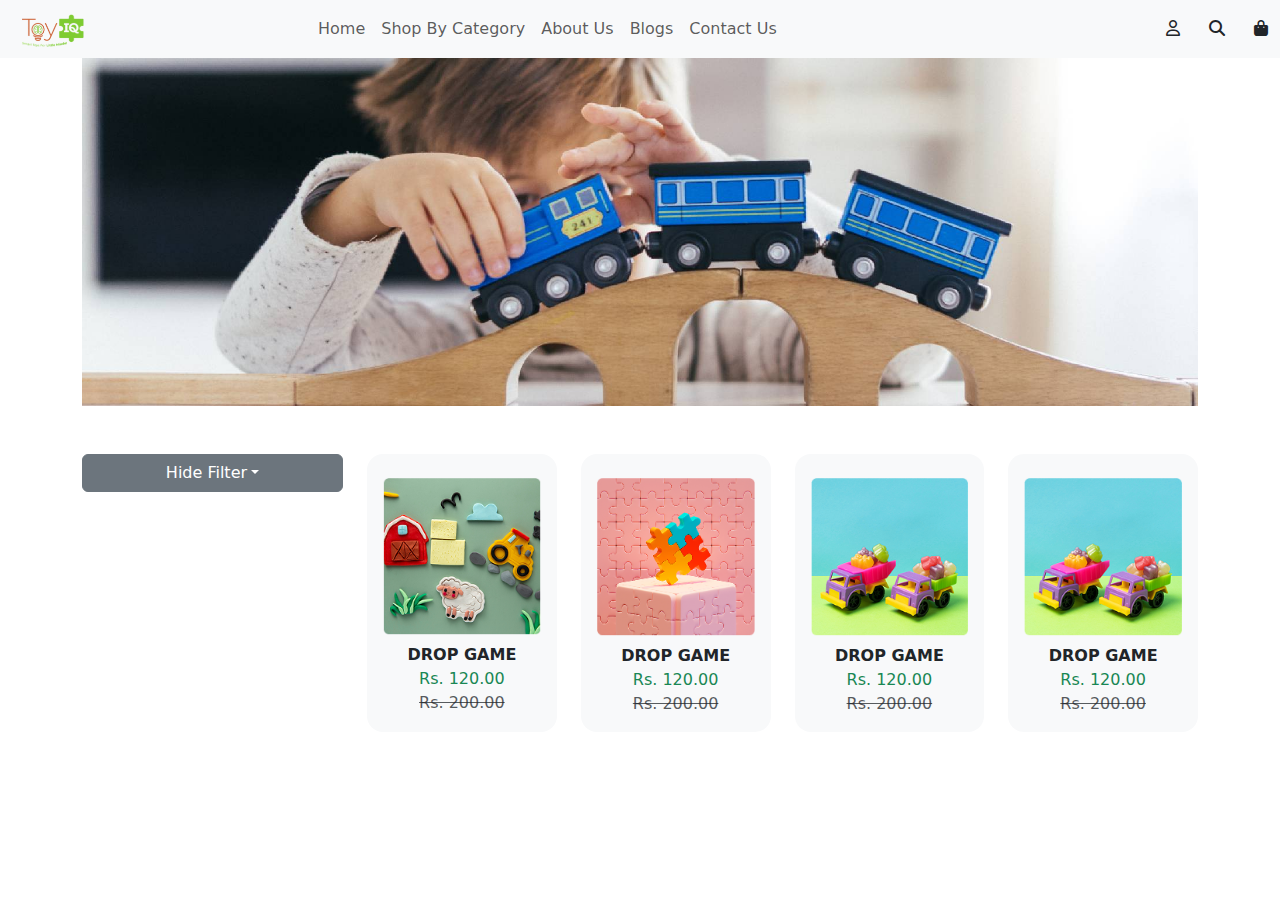
<file: shopbycategroy.html>
<!DOCTYPE html>
<html lang="en">

<head>
    <meta charset="UTF-8">
    <meta name="viewport" content="width=device-width, initial-scale=1.0">
    <title>Shop by Categroy</title>
    <link href="https://cdn.jsdelivr.net/npm/bootstrap@5.3.3/dist/css/bootstrap.min.css" rel="stylesheet">
    <script src="https://cdn.jsdelivr.net/npm/bootstrap@5.3.3/dist/js/bootstrap.bundle.min.js"></script>
    <link rel="stylesheet" href="https://cdnjs.cloudflare.com/ajax/libs/font-awesome/6.7.2/css/all.min.css">
    <link rel="stylesheet" href="/index.css">
</head>

<body>
    <section>
        <nav class="navbar navbar-expand-lg bg-light">
            <div class="container-fluid">
                <div>
                    <img src="/img/toyiqlogo.png" alt="ToyIQ Logo" class="h-25 w-25">
                </div>

                <button class="navbar-toggler" type="button" data-bs-toggle="collapse"
                    data-bs-target="#navbarSupportedContent" aria-controls="navbarSupportedContent"
                    aria-expanded="false" aria-label="Toggle navigation">
                    <span class="navbar-toggler-icon"></span>
                </button>

                <div class="collapse navbar-collapse" id="navbarSupportedContent">
                    <ul class="navbar-nav me-auto ">
                        <li class="nav-item">
                            <a class="nav-link " aria-current="page" href="/index.html">Home</a>
                        </li>

                        <li class="nav-item">
                            <a class="nav-link" href="/shopbycategroy.html">Shop By Category</a>
                        </li>

                        <li class="nav-item">
                            <a class="nav-link" href="/about.html">About Us</a>
                        </li>

                        <li class="nav-item">
                            <a class="nav-link" href="/blog.html">Blogs</a>
                        </li>

                        <li class="nav-item">
                            <a class="nav-link">Contact Us</a>
                        </li>
                    </ul>
                    <div class="gap-5">
                        <i class="fa-regular fa-user"></i>
                        <i class="fa-solid fa-magnifying-glass ms-4"></i>
                        <i class="fa-solid fa-bag-shopping ms-4"></i>
                    </div>
                </div>
            </div>
        </nav>
    </section>

    <section>
        <div class="container">
            <div class="row">
                <div class="col-sm-12">
                    <img src="/img/home100.png" alt="" class="w-100">
                </div>
            </div>
        </div>
    </section>

    <section>
        <div class="container py-5">
            <div class="row">
                <div class="col-12 col-lg-3 mb-4">
                    <div class="dropdown">
                        <button class="btn btn-secondary dropdown-toggle w-100" type="button" data-bs-toggle="dropdown"
                            aria-expanded="false">Hide Filter</button>

                        <ul class="dropdown-menu p-3 w-100" style="height: 315px ;">

                            <li>
                                <strong class="dropdown-item-text">Availability</strong>
                                <div class="form-check ms-3">
                                    <input class="form-check-input" type="checkbox" id="inStockCheck">
                                    <label class="form-check-label" for="inStockCheck">In Stock (12)</label>
                                </div>
                                <div class="form-check ms-3">
                                    <input class="form-check-input" type="checkbox" id="outOfStockCheck" checked>
                                    <label class="form-check-label" for="outOfStockCheck">Out of Stock (12)</label>
                                </div>
                            </li>

                            <li class="mt-3">
                                <strong class="dropdown-item-text">Price</strong>
                                <h6 class="ms-3">The highest price is $ 50.00</h6>
                                <label for="priceRange" class="form-label ms-3">$0</label>
                                <label for="priceRange" class="form-label float-end">$50</label>
                                <input type="range" class="form-range" id="priceRange">
                            </li>

                            <li class="mt-3"><a class="dropdown-item" href="#">Sort By</a></li>

                            <li><a class="dropdown-item" href="#">Product Type</a></li>
                        </ul>
                    </div>
                </div>

                <div class="col-12 col-lg-9">
                    <div class="row g-4">
                        <div class="col-6 col-md-4 col-lg-3" data-bs-toggle="offcanvas" data-bs-target="#staticBackdrop"
                            aria-controls="staticBackdrop">
                            <div class="bg-light p-3 rounded-4 text-center h-100">
                                <img src="/img/home13.png" alt="Drop Game" class="img-fluid my-2">
                                <div class="fw-bold">DROP GAME</div>
                                <div class="text-success">Rs. 120.00</div>
                                <div class="text-decoration-line-through text-muted">Rs. 200.00</div>
                            </div>
                        </div>

                        <div class="col-6 col-md-4 col-lg-3" data-bs-toggle="offcanvas" data-bs-target="#staticBackdrop"
                            aria-controls="staticBackdrop">
                            <div class="bg-light p-3 rounded-4 text-center h-100">
                                <img src="/img/home14.png" alt="Drop Game" class="img-fluid my-2">
                                <div class="fw-bold">DROP GAME</div>
                                <div class="text-success">Rs. 120.00</div>
                                <div class="text-decoration-line-through text-muted">Rs. 200.00</div>
                            </div>
                        </div>

                        <div class="col-6 col-md-4 col-lg-3" data-bs-toggle="offcanvas" data-bs-target="#staticBackdrop"
                            aria-controls="staticBackdrop">
                            <div class="bg-light p-3 rounded-4 text-center h-100">
                                <img src="/img/home15.png" alt="Drop Game" class="img-fluid my-2">
                                <div class="fw-bold">DROP GAME</div>
                                <div class="text-success">Rs. 120.00</div>
                                <div class="text-decoration-line-through text-muted">Rs. 200.00</div>
                            </div>
                        </div>

                        <div class="col-6 col-md-4 col-lg-3" data-bs-toggle="offcanvas" data-bs-target="#staticBackdrop"
                            aria-controls="staticBackdrop">
                            <div class="bg-light p-3 rounded-4 text-center h-100">
                                <img src="/img/home15.png" alt="Drop Game" class="img-fluid my-2">
                                <div class="fw-bold">DROP GAME</div>
                                <div class="text-success">Rs. 120.00</div>
                                <div class="text-decoration-line-through text-muted">Rs. 200.00</div>
                            </div>
                        </div>
                    </div>
                </div>
            </div>
        </div>
    </section>

    <div class="offcanvas offcanvas-start" data-bs-backdrop="static" tabindex="-1" id="staticBackdrop"
        aria-labelledby="staticBackdropLabel">
        <div class="offcanvas-header">
            <h5 class="offcanvas-title" id="staticBackdropLabel">Card(6)</h5>
            <button type="button" class="btn-close" data-bs-dismiss="offcanvas" aria-label="Close"></button>
        </div>
        <div class="offcanvas-body">
            <div>
                <p>Only $55.00 away from Free Shipping</p>
                <input type="range" class="form-range" id="priceRange">
            </div>
            <h3>Products</h3>
            <a href="/shopby.html" class="text-decoration-none">
                <div class="d-flex gap-3 mt-3">
                    <img src="/img/home101.png" alt="" class="border border-2 rounded-3 text-light">
                    <div>
                        <p>3-D BEADS (72 PCS)</p>
                        <p>Rs. 620.00 <span class="text-decoration-line-through"> Rs. 650.00</span></p>
                        <button type="button" class="btn btn-dark rounded-4">- 1 +</button>
                    </div>
                </div>
            </a>

            <a href="/features.html" class="text-decoration-none">
                <div class="d-flex gap-3 mt-3">
                    <img src="/img/home101.png" alt="" class="border border-2 rounded-3 text-light">
                    <div>
                        <p>3-D BEADS (72 PCS)</p>
                        <p>Rs. 620.00 <span class="text-decoration-line-through"> Rs. 650.00</span></p>
                        <button type="button" class="btn btn-dark rounded-4">- 1 +</button>
                    </div>
                </div>
            </a>


            <a href="/reviews.html" class="text-decoration-none">
                <div class="d-flex gap-3 mt-3">
                    <img src="/img/home101.png" alt="" class="border border-2 rounded-3 text-light">
                    <div>
                        <p>3-D BEADS (72 PCS)</p>
                        <p>Rs. 620.00 <span class="text-decoration-line-through"> Rs. 650.00</span></p>
                        <button type="button" class="btn btn-dark rounded-4">- 1 +</button>
                    </div>
                </div>
            </a>


            <a href="/shipping.html" class="text-decoration-none ">
                <div class="d-flex gap-3 mt-3">
                    <img src="/img/home101.png" alt="" class="border border-2 rounded-3 text-light">
                    <div>
                        <p>3-D BEADS (72 PCS)</p>
                        <p>Rs. 620.00 <span class="text-decoration-line-through"> Rs. 650.00</span></p>
                        <button type="button" class="btn btn-dark rounded-4">- 1 +</button>
                    </div>
                </div>
            </a>

        </div>
    </div>
</body>

</html>
</file>
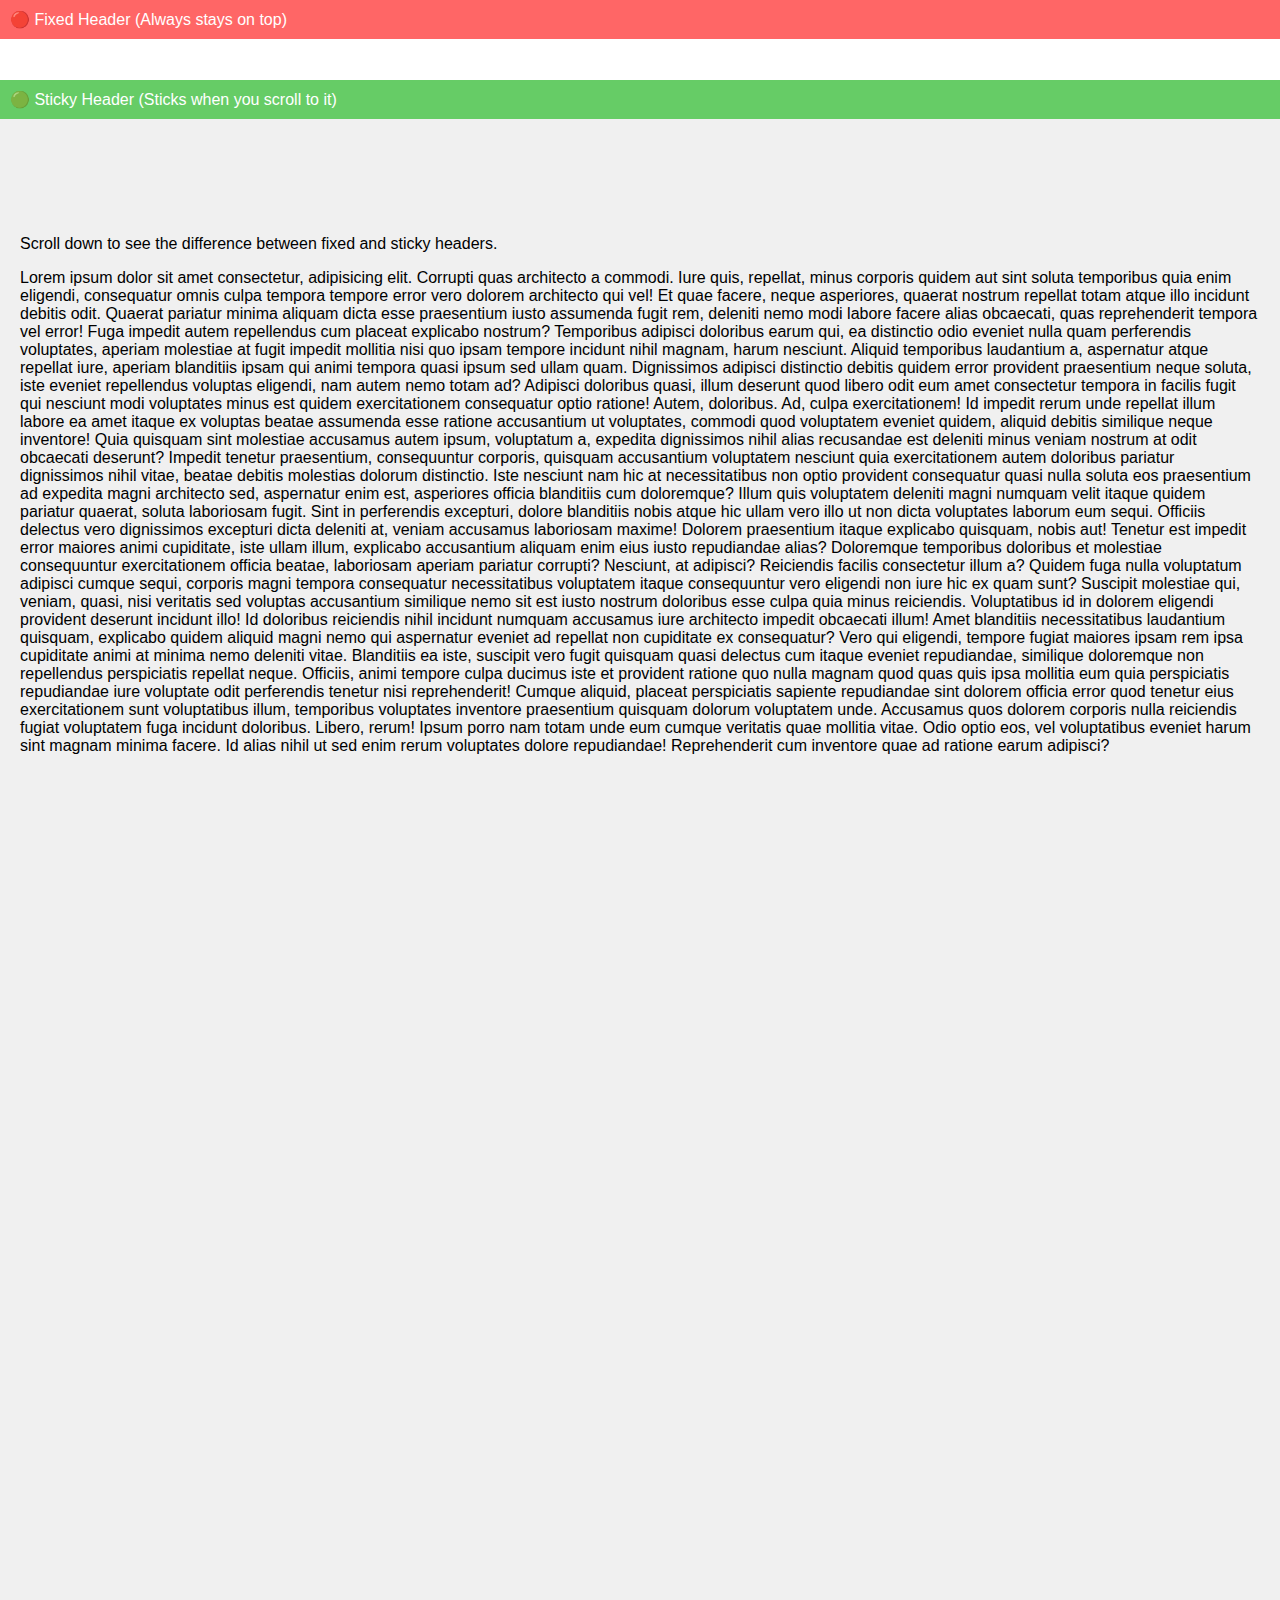
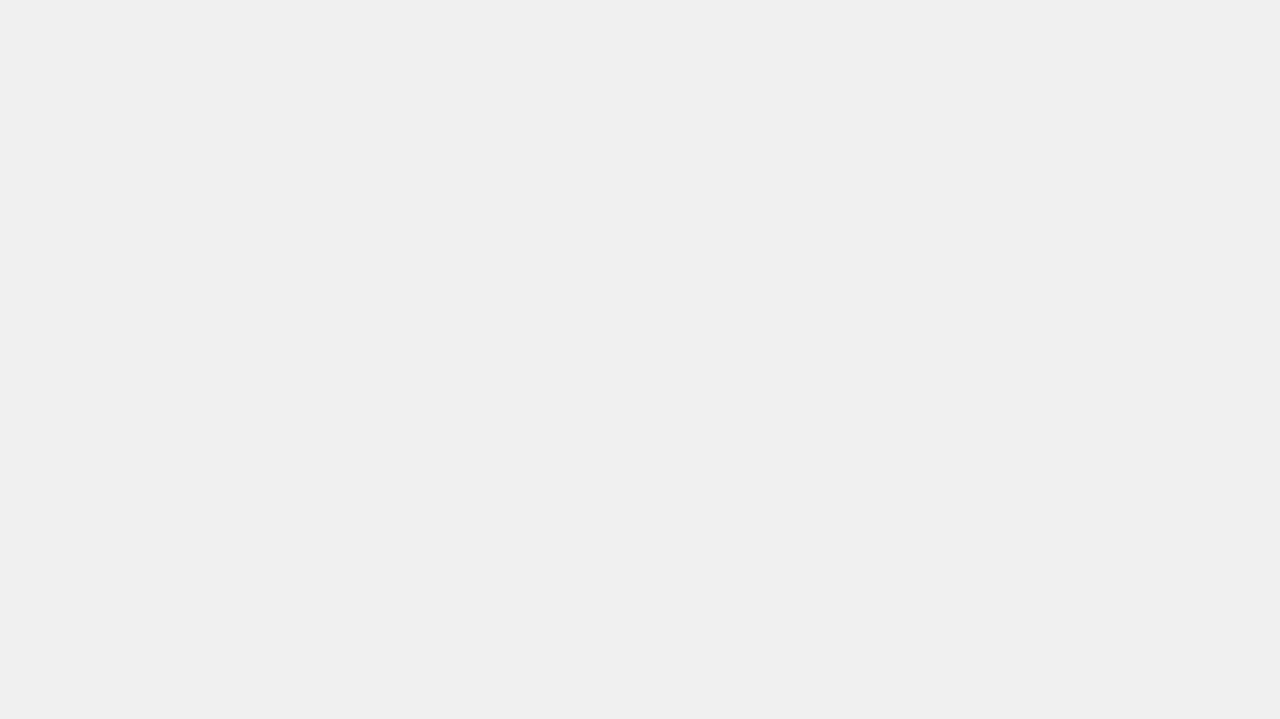
<file: img/extra.html>
<!DOCTYPE html>
<html lang="en">

<head>
    <meta charset="UTF-8">
    <title>Sticky vs Fixed</title>
    <style>
        body {
            margin: 0;
            font-family: Arial, sans-serif;
        }

        .fixed-header {
            position: fixed;
            top: 0;
            left: 0;
            width: 100%;
            background-color: #ff6666;
            color: white;
            padding: 10px;
        
        }

        .sticky-header {
            position: sticky;
            top: 50px;
            background-color: #66cc66;
            color: white;
            padding: 10px;
        }

        .spacer {
            height: 80px;
            /* To see fixed better */
        }

        .content {
            padding: 100px 20px;
            height: 2000px;
            /* Enough space to scroll */
            background-color: #f0f0f0;
        }
    </style>
</head>

<body>

    <div class="fixed-header">🔴 Fixed Header (Always stays on top)</div>

    <div class="spacer"></div>

    <div class="sticky-header">🟢 Sticky Header (Sticks when you scroll to it)</div>

    <div class="content">
        <p>Scroll down to see the difference between fixed and sticky headers.</p>
        <p>Lorem ipsum dolor sit amet consectetur, adipisicing elit. Corrupti quas architecto a commodi. Iure quis,
            repellat, minus corporis quidem aut sint soluta temporibus quia enim eligendi, consequatur omnis culpa
            tempora tempore error vero dolorem architecto qui vel! Et quae facere, neque asperiores, quaerat nostrum
            repellat totam atque illo incidunt debitis odit. Quaerat pariatur minima aliquam dicta esse praesentium
            iusto assumenda fugit rem, deleniti nemo modi labore facere alias obcaecati, quas reprehenderit tempora vel
            error! Fuga impedit autem repellendus cum placeat explicabo nostrum? Temporibus adipisci doloribus earum
            qui, ea distinctio odio eveniet nulla quam perferendis voluptates, aperiam molestiae at fugit impedit
            mollitia nisi quo ipsam tempore incidunt nihil magnam, harum nesciunt. Aliquid temporibus laudantium a,
            aspernatur atque repellat iure, aperiam blanditiis ipsam qui animi tempora quasi ipsum sed ullam quam.
            Dignissimos adipisci distinctio debitis quidem error provident praesentium neque soluta, iste eveniet
            repellendus voluptas eligendi, nam autem nemo totam ad? Adipisci doloribus quasi, illum deserunt quod libero
            odit eum amet consectetur tempora in facilis fugit qui nesciunt modi voluptates minus est quidem
            exercitationem consequatur optio ratione! Autem, doloribus. Ad, culpa exercitationem! Id impedit rerum unde
            repellat illum labore ea amet itaque ex voluptas beatae assumenda esse ratione accusantium ut voluptates,
            commodi quod voluptatem eveniet quidem, aliquid debitis similique neque inventore! Quia quisquam sint
            molestiae accusamus autem ipsum, voluptatum a, expedita dignissimos nihil alias recusandae est deleniti
            minus veniam nostrum at odit obcaecati deserunt? Impedit tenetur praesentium, consequuntur corporis,
            quisquam accusantium voluptatem nesciunt quia exercitationem autem doloribus pariatur dignissimos nihil
            vitae, beatae debitis molestias dolorum distinctio. Iste nesciunt nam hic at necessitatibus non optio
            provident consequatur quasi nulla soluta eos praesentium ad expedita magni architecto sed, aspernatur enim
            est, asperiores officia blanditiis cum doloremque? Illum quis voluptatem deleniti magni numquam velit itaque
            quidem pariatur quaerat, soluta laboriosam fugit. Sint in perferendis excepturi, dolore blanditiis nobis
            atque hic ullam vero illo ut non dicta voluptates laborum eum sequi. Officiis delectus vero dignissimos
            excepturi dicta deleniti at, veniam accusamus laboriosam maxime! Dolorem praesentium itaque explicabo
            quisquam, nobis aut! Tenetur est impedit error maiores animi cupiditate, iste ullam illum, explicabo
            accusantium aliquam enim eius iusto repudiandae alias? Doloremque temporibus doloribus et molestiae
            consequuntur exercitationem officia beatae, laboriosam aperiam pariatur corrupti? Nesciunt, at adipisci?
            Reiciendis facilis consectetur illum a? Quidem fuga nulla voluptatum adipisci cumque sequi, corporis magni
            tempora consequatur necessitatibus voluptatem itaque consequuntur vero eligendi non iure hic ex quam sunt?
            Suscipit molestiae qui, veniam, quasi, nisi veritatis sed voluptas accusantium similique nemo sit est iusto
            nostrum doloribus esse culpa quia minus reiciendis. Voluptatibus id in dolorem eligendi provident deserunt
            incidunt illo! Id doloribus reiciendis nihil incidunt numquam accusamus iure architecto impedit obcaecati
            illum! Amet blanditiis necessitatibus laudantium quisquam, explicabo quidem aliquid magni nemo qui
            aspernatur eveniet ad repellat non cupiditate ex consequatur? Vero qui eligendi, tempore fugiat maiores
            ipsam rem ipsa cupiditate animi at minima nemo deleniti vitae. Blanditiis ea iste, suscipit vero fugit
            quisquam quasi delectus cum itaque eveniet repudiandae, similique doloremque non repellendus perspiciatis
            repellat neque. Officiis, animi tempore culpa ducimus iste et provident ratione quo nulla magnam quod quas
            quis ipsa mollitia eum quia perspiciatis repudiandae iure voluptate odit perferendis tenetur nisi
            reprehenderit! Cumque aliquid, placeat perspiciatis sapiente repudiandae sint dolorem officia error quod
            tenetur eius exercitationem sunt voluptatibus illum, temporibus voluptates inventore praesentium quisquam
            dolorum voluptatem unde. Accusamus quos dolorem corporis nulla reiciendis fugiat voluptatem fuga incidunt
            doloribus. Libero, rerum! Ipsum porro nam totam unde eum cumque veritatis quae mollitia vitae. Odio optio
            eos, vel voluptatibus eveniet harum sint magnam minima facere. Id alias nihil ut sed enim rerum voluptates
            dolore repudiandae! Reprehenderit cum inventore quae ad ratione earum adipisci?</p>
    </div>

</body>

</html>
</file>
<file: index.css>
.background-img {
      position: relative;
    }

    .overlay-images {
      position: absolute;
      top: 10%;
      width: 100%;
      display: flex;
      flex-wrap: wrap;
      justify-content: center;
      gap: 15px;
      padding: 10px;
    }

    .overlay-images img {
      max-height: 100%;
      object-fit: contain;
    }

    .google-content{
     background-color: rgb(179, 139, 212);
    }

      .google-content1{
     background-color: rgb(146, 203, 232);
    }

      .google-content2{
     background-color: rgb(228, 94, 181);
    }

      .google-content3{
     background-color: rgb(109, 224, 149);
    }

    .google-img{
      margin-top:-25px;
    }

    .star{
      padding-left: 49px;
    }

    .tab-button {
      background-color: #FFEBD8; 
      color: #000;
      font-weight: 500;
      border: none;
    }

    .tab-button.active {
      background-color: #DE7B4D; 
      color: white;
    }

    
    



 @media (max-width:768px){
  .best-seller{
    display: none;
  }
  /* .best-seller-main{
    margin-top: 250px;
  } */
  .best-title{
    color: black;
  }

  .Apart-content{
    justify-content: center;
  }

  /* .promise-content{
      justify-content: center;
  } */
 
 }
 @media (max-width:864px){
  .best-seller-content{
    display:none;
 }
 }

/* //////////////////////////////////////////////// */
@media (max-width:575px){
  .footer-last{
    display:none;
  }
}

/* ///////////////////////////// */
@media (max-width:760px){
  .background-img{
    display: none;
  }
}

/* ///////////////////// */
@media (max-width:756px){
  .size-content{
    justify-content: center;
  }
  .size-content1{
    width:50%;
    justify-self: center;
  }
  .size-content2{
padding-left: 15%;
  }
  .size-content3{
    justify-self: center;
  }
}
/* /////////////// */
@media (max-width:768px){
  .images-provide{
    display: none;
  }
}
@media (max-width:995px){
  .images-provide{
    display: none;
  }
}


/* /////////// */
@media (max-width:990px){
  .images-best{
    min-height:40%;
    max-width: 30%;
    justify-self: center;
    
  }

}
</file>
